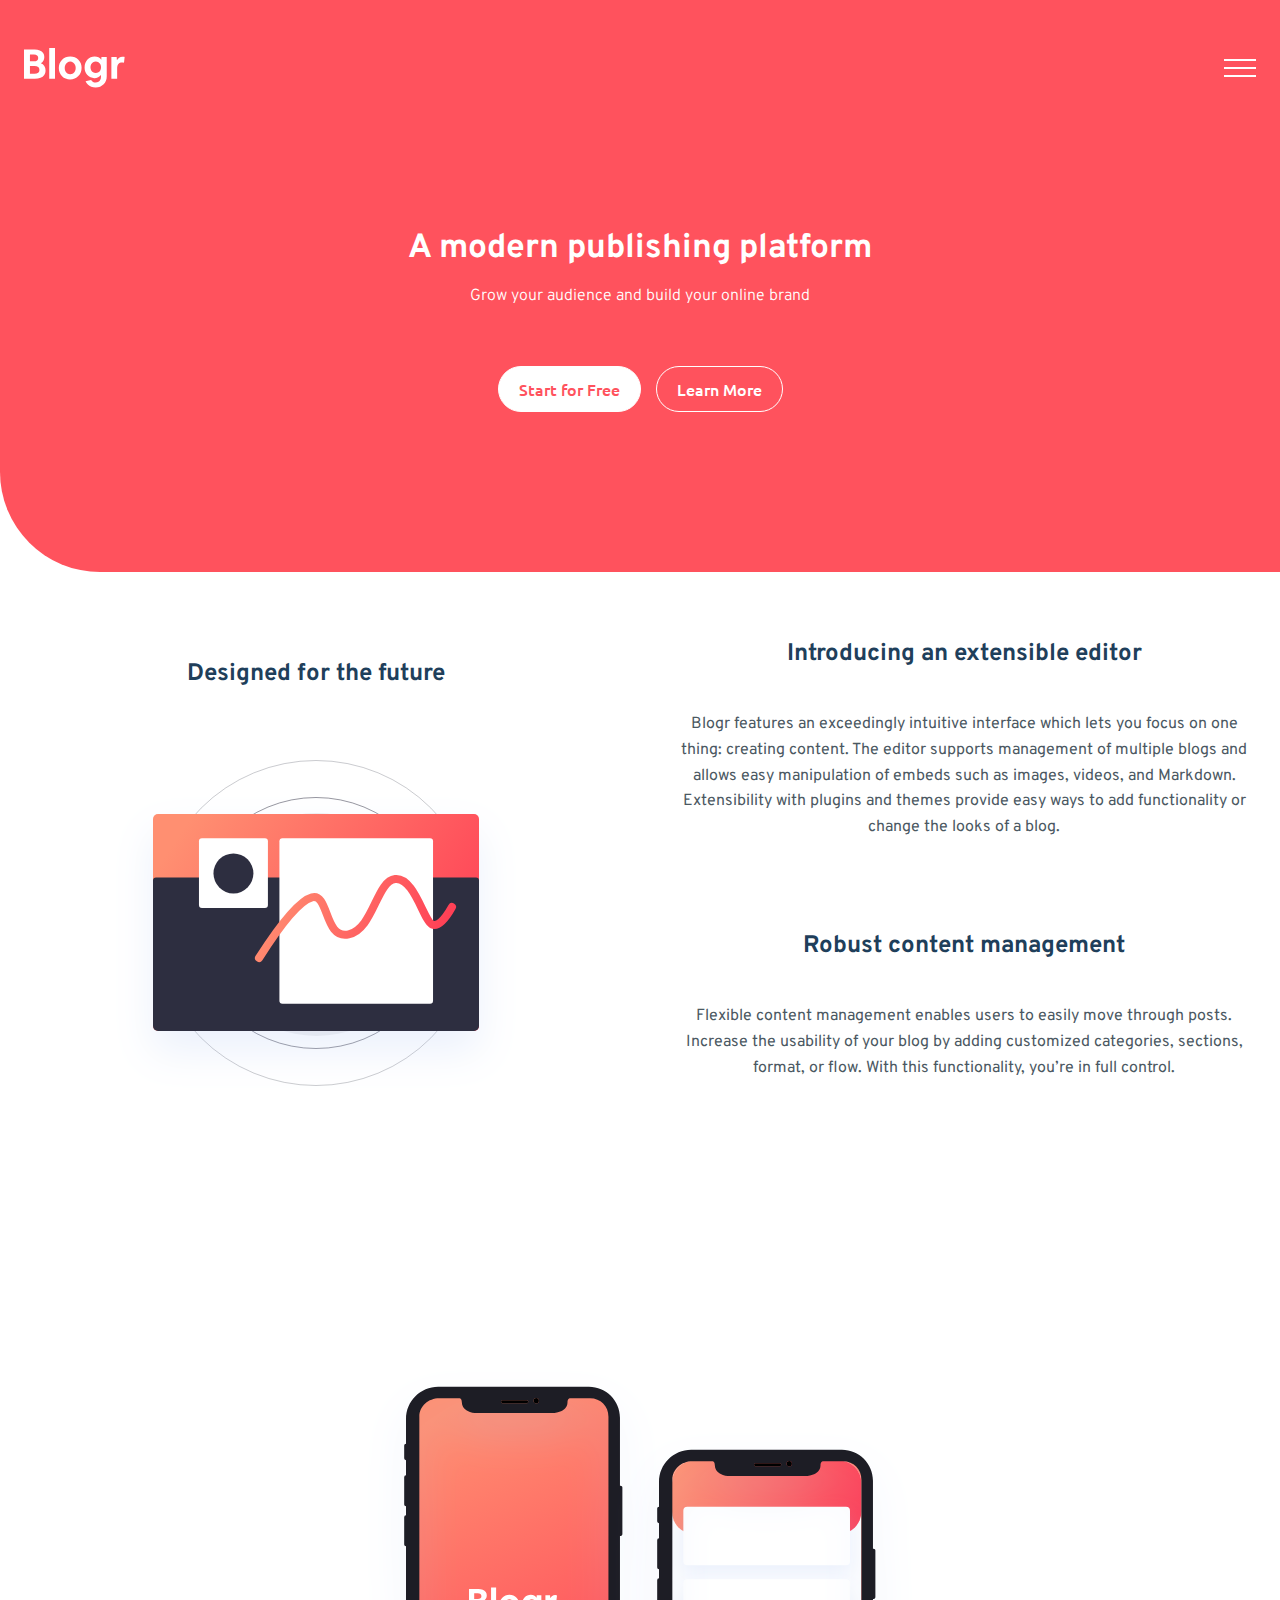
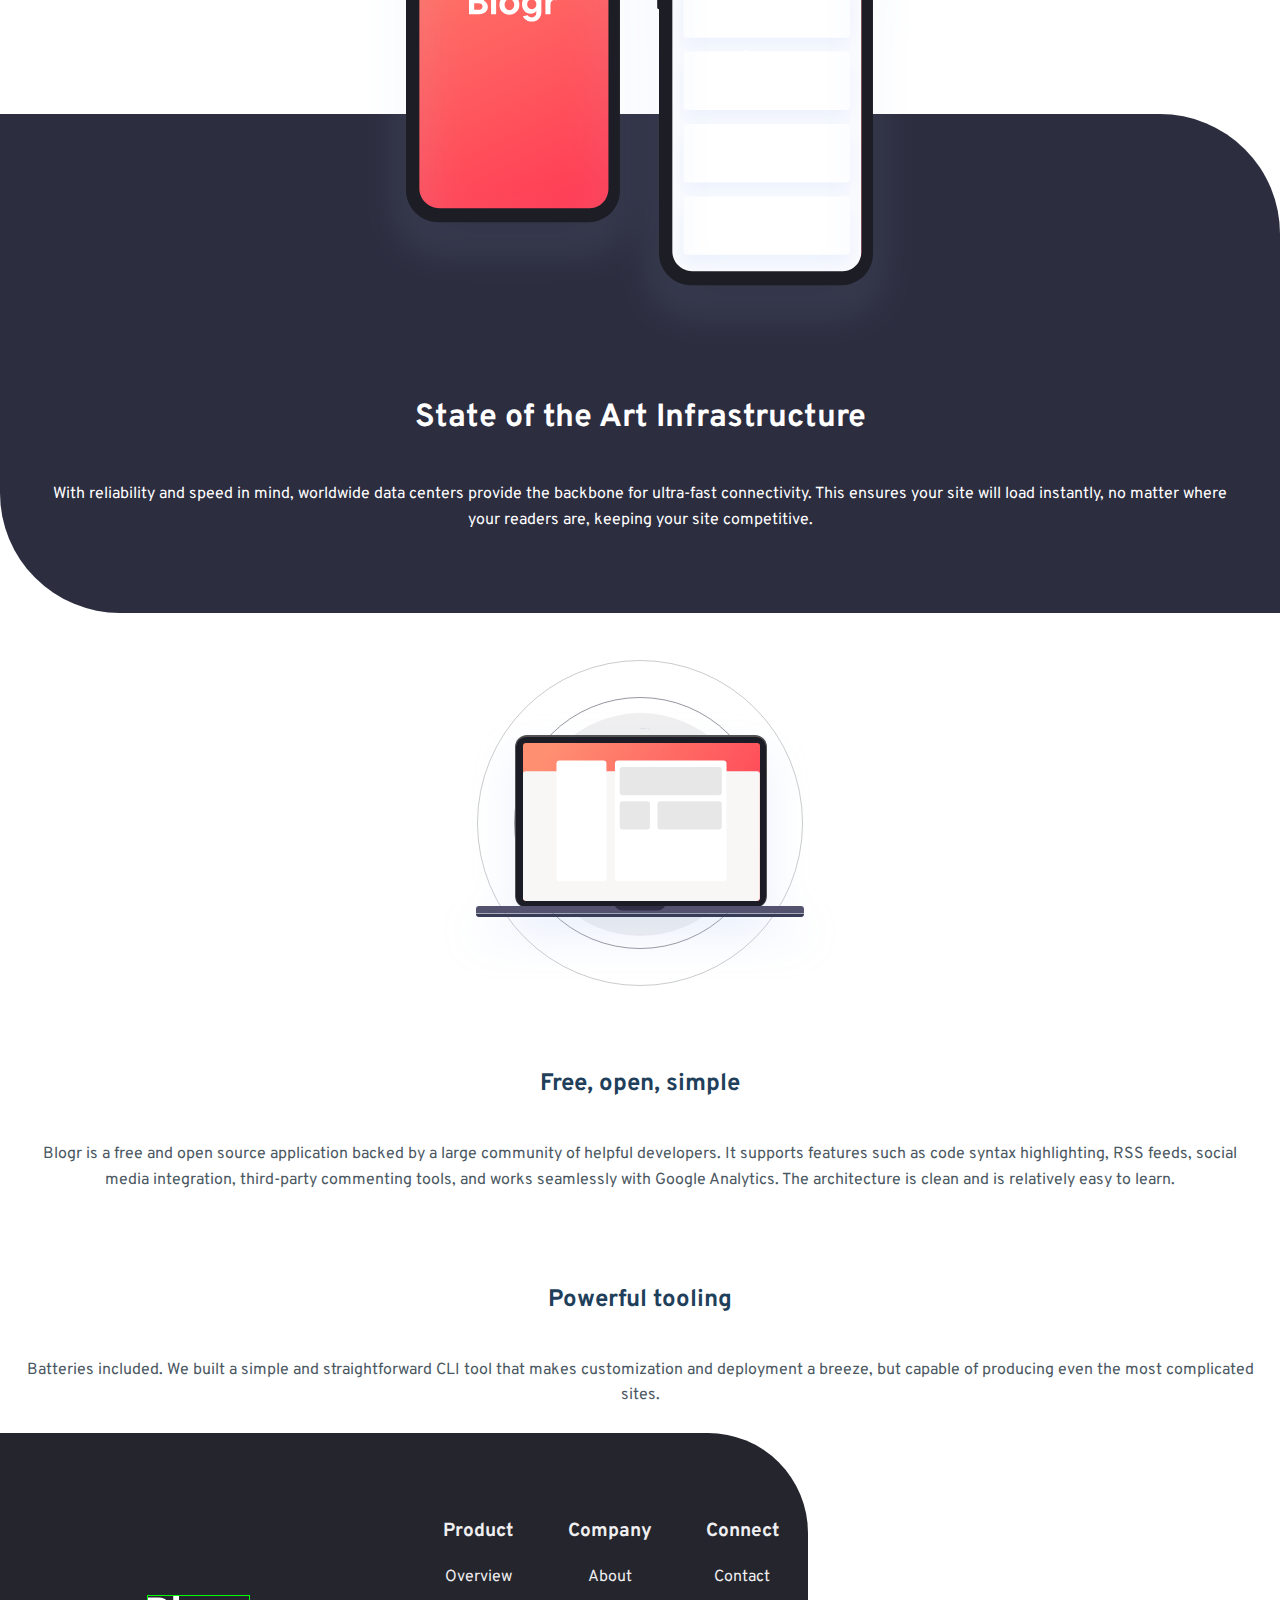
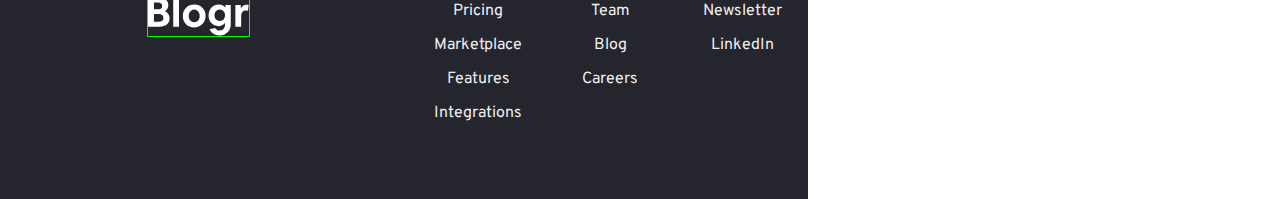
<file: blogr-landing-page-main/index.html>
<!DOCTYPE html>
<html lang="en">
<head>
  <meta charset="UTF-8">
  <meta name="viewport" content="width=device-width, initial-scale=1.0"> <!-- displays site properly based on user's device -->

  <link rel="icon" type="image/png" sizes="32x32" href="./images/favicon-32x32.png">
  <link rel="preconnect" href="https://fonts.googleapis.com">
<link rel="preconnect" href="https://fonts.gstatic.com" crossorigin>
<link href="https://fonts.googleapis.com/css2?family=Overpass:wght@300&family=Ubuntu:wght@400;500;700&display=swap" rel="stylesheet">
  <title>Frontend Mentor | [Blogr]</title>
  <link rel="stylesheet" href="index.css">
  <!-- Feel free to remove these styles or customise in your own stylesheet 👍 -->
  <style>
    .attribution { font-size: 11px; text-align: center; }
    .attribution a { color: hsl(228, 45%, 44%); }
  </style>
</head>
<body>
 
 
  <nav class="flex">
      <svg class="logo" width="101" height="40" xmlns="http://www.w3.org/2000/svg"><path d="M0 30.803V1.486h10.653c1.982 0 3.695.31 5.14.93 1.446.619 2.56 1.5 3.345 2.642.785 1.142 1.177 2.484 1.177 4.026 0 1.404-.303 2.636-.909 3.695a6.48 6.48 0 01-2.56 2.498c1.487.578 2.643 1.494 3.469 2.746.826 1.253 1.239 2.732 1.239 4.439 0 1.707-.44 3.18-1.322 4.418-.88 1.239-2.12 2.202-3.716 2.89-1.596.688-3.482 1.033-5.657 1.033H0zM5.946 6.565v6.73h4.046c1.35 0 2.388-.282 3.118-.846.73-.564 1.094-1.397 1.094-2.498 0-1.101-.365-1.94-1.094-2.519-.73-.578-1.769-.867-3.118-.867H5.946zm0 19.159h4.624c1.542 0 2.732-.33 3.572-.991.84-.66 1.26-1.61 1.26-2.85 0-1.238-.42-2.188-1.26-2.848-.84-.66-2.03-.991-3.572-.991H5.946v7.68zm19.282 5.079V0h5.781v30.803h-5.78zm20.893.619c-1.624 0-3.124-.29-4.5-.867a10.94 10.94 0 01-3.593-2.416 10.96 10.96 0 01-2.374-3.654c-.564-1.404-.846-2.931-.846-4.583 0-1.652.289-3.173.867-4.563a11.354 11.354 0 012.415-3.654 10.96 10.96 0 013.634-2.436c1.39-.578 2.91-.867 4.562-.867 1.625 0 3.125.289 4.501.867a10.94 10.94 0 013.592 2.416 11.01 11.01 0 012.375 3.633c.564 1.39.846 2.911.846 4.563 0 1.651-.289 3.179-.867 4.583a11.297 11.297 0 01-2.416 3.675 10.96 10.96 0 01-3.633 2.436c-1.39.578-2.911.867-4.563.867zm.083-5.203c1.046 0 1.982-.275 2.808-.825.825-.551 1.48-1.301 1.96-2.25.483-.95.723-2.03.723-3.242 0-1.211-.24-2.292-.722-3.241-.482-.95-1.136-1.7-1.961-2.25-.826-.551-1.762-.826-2.808-.826-1.046 0-1.982.275-2.808.825-.826.55-1.48 1.301-1.961 2.25-.482.95-.723 2.03-.723 3.242 0 1.211.241 2.292.723 3.241.482.95 1.135 1.7 1.961 2.25.826.551 1.762.826 2.808.826zm24.155 3.964a9.13 9.13 0 01-3.86-.826 9.492 9.492 0 01-3.118-2.291c-.881-.977-1.57-2.12-2.065-3.427-.495-1.308-.743-2.719-.743-4.233 0-1.569.255-3.02.764-4.356a10.614 10.614 0 012.147-3.489 10.174 10.174 0 013.22-2.333c1.225-.564 2.554-.846 3.985-.846 1.404 0 2.67.282 3.799.846a7.402 7.402 0 012.807 2.457l.124-2.684h5.327v19.2c0 1.68-.269 3.207-.805 4.584-.537 1.376-1.301 2.56-2.292 3.55a10.231 10.231 0 01-3.53 2.292c-1.363.537-2.87.805-4.522.805-1.624 0-3.083-.254-4.376-.764a10.468 10.468 0 01-3.386-2.126 10.035 10.035 0 01-2.271-3.18L67.097 32a5.452 5.452 0 001.92 1.879c.784.454 1.672.681 2.663.681 1.074 0 2.003-.24 2.787-.723.785-.481 1.397-1.156 1.838-2.023.44-.867.66-1.879.66-3.035v-1.775a7.793 7.793 0 01-2.828 2.333c-1.143.564-2.402.846-3.778.846zm1.404-5.12c1.018 0 1.92-.254 2.704-.764a5.556 5.556 0 001.879-2.064c.468-.867.702-1.851.702-2.952 0-1.102-.234-2.086-.702-2.953a5.556 5.556 0 00-1.879-2.064c-.784-.51-1.686-.764-2.704-.764-1.019 0-1.92.255-2.705.764a5.556 5.556 0 00-1.879 2.064c-.468.867-.702 1.851-.702 2.953 0 1.1.234 2.085.702 2.952a5.556 5.556 0 001.88 2.064c.784.51 1.685.764 2.704.764zm15.607 5.74V9h5.327l.206 3.304c.55-1.157 1.294-2.044 2.23-2.664.936-.62 2.037-.929 3.303-.929.386 0 .77.035 1.156.103.386.07.73.159 1.033.269l-.62 5.698a4.361 4.361 0 00-.929-.227 7.495 7.495 0 00-.97-.062c-1.597 0-2.822.489-3.675 1.466-.853.977-1.28 2.36-1.28 4.15v10.694h-5.78z" fill="#FFF" fill-rule="nonzero"/></svg>
      <svg class="hamburger" width="32" height="18" xmlns="http://www.w3.org/2000/svg"><g fill="#FFF" fill-rule="evenodd"><path d="M0 0h32v2H0zM0 8h32v2H0zM0 16h32v2H0z"/></g></svg>
    <!-- <svg class="close" width="26" height="26" xmlns="http://www.w3.org/2000/svg"><path d="M23.607.98l1.414 1.413L14.414 13l10.607 10.607-1.414 1.414L13 14.414 2.393 25.021.98 23.607 11.586 13 .98 2.393 2.393.98 13 11.586 23.607.98z" fill="#FFF" fill-rule="evenodd"/></svg> -->
    <div class="listContainer">
      <div class="nav-container">
        <div>
            <header>Product<span><img src="images/icon-arrow-dark.svg" alt=""></span></header>
            <div class="nav-item">
              <a href="#">Overview</a>
              <a href="#">Pricing</a>
              <a href="#">Marketplace</a>
              <a href="#">Features</a>
              <a href="#">Integrations</a>
            </div>
          </div>
          <div>
            <header>Company<span><img src="images/icon-arrow-dark.svg" alt=""></span></header>
            <div class="nav-item">
              <a href="#">About</a>
              <a href="#">Team</a>
            
              <a href="#">Blog</a>
              <a href="#">Careers</a>
            </div>
           
          </div>
          <div>
            <header>Connect<span>
            <img src="images/icon-arrow-dark.svg" alt=""></span></header>
            <div class="nav-item">
              <a href="#">Contact</a>
              <a href="#">Newsletter</a>
              <a href="#">LinkedIn</a>
            </div>
           
           </div>
        <hr>
        <button>Login</button>
        <button class="nav-btn">Sign Up</button>
    </div>
  
  </nav>
 <section class="sectionOne">
  <hgroup>
      <h2>     
        A modern publishing platform
      </h2>
      <h4>
        Grow your audience and build your online brand
      </h4>
      <div class="buttons">
        <button class="btn-1">Start for Free</button>
        <button class="btn-2">Learn More</button>
      </div>
    </hgroup>
   
 </section>
 <section class="sectionTwo grid">

  <div class="imgContainer">
    <header >Designed for the future</header>
    <img class="mobile" src="images/illustration-editor-mobile.svg" alt="">
    <svg class="desktop" width="925" height="882" xmlns="http://www.w3.org/2000/svg" xmlns:xlink="http://www.w3.org/1999/xlink"><defs><linearGradient x1="0%" y1="27.881%" x2="100%" y2="72.119%" id="c"><stop stop-color="#FF8F71" offset="0%"/><stop stop-color="#FF3E55" offset="100%"/></linearGradient><linearGradient x1="0%" y1="41.725%" x2="100%" y2="58.275%" id="e"><stop stop-color="#FF8F71" offset="0%"/><stop stop-color="#FF3E55" offset="100%"/></linearGradient><filter x="-10.9%" y="-11.7%" width="121.8%" height="132.8%" filterUnits="objectBoundingBox" id="b"><feOffset dy="20" in="SourceAlpha" result="shadowOffsetOuter1"/><feGaussianBlur stdDeviation="20" in="shadowOffsetOuter1" result="shadowBlurOuter1"/><feColorMatrix values="0 0 0 0 0.421821759 0 0 0 0 0.554338424 0 0 0 0 0.893710371 0 0 0 0.243444056 0" in="shadowBlurOuter1"/></filter><rect id="a" x="0" y="0" width="642" height="427" rx="15"/></defs><g transform="translate(40)" fill="none" fill-rule="evenodd"><rect fill="#2D2E40" opacity=".08" transform="matrix(1 0 0 -1 0 890)" x="145" y="144" width="600" height="602" rx="300"/><rect stroke="#2D2E40" opacity=".5" transform="matrix(1 0 0 -1 0 882)" x="105.5" y="100.5" width="679" height="681" rx="339.5"/><rect stroke="#2D2E40" opacity=".25" transform="matrix(1 0 0 -1 0 882)" x="5.5" y=".5" width="879" height="881" rx="439.5"/><g transform="translate(0 242)"><mask id="d" fill="#fff"><use xlink:href="#a"/></mask><g fill-rule="nonzero"><use fill="#000" filter="url(#b)" xlink:href="#a"/><use fill="url(#c)" xlink:href="#a"/></g><path d="M3 125h636a3 3 0 013 3v296a3 3 0 01-3 3H3a3 3 0 01-3-3V128a3 3 0 013-3z" fill="#2D2E40" fill-rule="nonzero" mask="url(#d)"/><rect fill="#FFF" fill-rule="nonzero" mask="url(#d)" x="90.523" y="47.709" width="135.785" height="137.165" rx="3"/><ellipse fill="#2D2E40" mask="url(#d)" cx="158.416" cy="116.888" rx="39.306" ry="39.36"/><rect fill="#FFF" fill-rule="nonzero" mask="url(#d)" x="248.939" y="47.709" width="302.538" height="325.617" rx="3"/></g><path d="M209 284c47.125-73.367 81.977-113.013 104.557-118.938 33.87-8.886 23.765 83.14 72.535 72.473 48.77-10.666 54.716-103.974 91.603-108.37 36.887-4.397 56.402 80.946 72.515 88.81 10.742 5.241 24.005-6.094 39.79-34.007" stroke="url(#e)" stroke-width="8" stroke-linecap="round" transform="translate(0 242)"/></g></svg>
  </div>
  <div>
    <article>
      <header>Introducing an extensible editor</header>
    <p>
      Blogr features an exceedingly intuitive interface which lets you focus on one thing: creating content. 
      The editor supports management of multiple blogs and allows easy manipulation of embeds such as images, 
      videos, and Markdown. Extensibility with plugins and themes provide easy ways to add functionality or 
      change the looks of a blog.
    </p>
   </article>
   <article>
    <header>Robust content management</header>
    <p>
      Flexible content management enables users to easily move through posts. Increase the usability of your blog 
      by adding customized categories, sections, format, or flow. With this functionality, you’re in full control.
    </p>
  </article>
  </div>
  
</section>
<div>
<div class="imgContainer mobile">
  <img src="images/illustration-phones.svg" alt="">
  
  <!-- <svg class="bg-pattern" viewBox="0 0 1014 509"  width="1014" height="1018" xmlns="http://www.w3.org/2000/svg">
    <g transform="matrix(1 0 0 -1 0 1018)" fill="none" fill-rule="evenodd">
    <rect fill="#3E4062" x="213" y="214" width="588" height="590" rx="294"/>
    <rect stroke="#878D92" opacity=".5" x=".5" y=".5" width="1013" height="1017" rx="506.5"/><rect stroke="#878D92" x="170.5" y="171.5" width="673" height="675" rx="336.5"/></g></svg> -->
 </div>
 <section class="sectionThree">
  <!-- <img src="images/bg-pattern-intro-mobile.svg" alt=""> -->
  <article>
    <header>State of the Art Infrastructure</header>
    <p>
      With reliability and speed in mind, worldwide data centers provide the backbone for ultra-fast connectivity. 
      This ensures your site will load instantly, no matter where your readers are, keeping your site competitive.
    </p>
  </article>
</section>
</div>

 <section class="sectionFour">
  <div class="imgContainer">
    <img class="mobile" src="images/illustration-laptop-mobile.svg" alt="">
    <svg class="desktop" width="974" height="786" xmlns="http://www.w3.org/2000/svg" xmlns:xlink="http://www.w3.org/1999/xlink"><defs><linearGradient x1="0%" y1="27.97%" x2="100%" y2="72.03%" id="c"><stop stop-color="#FF8F71" offset="0%"/><stop stop-color="#FF3E55" offset="100%"/></linearGradient><filter x="-16.5%" y="-28.5%" width="132.9%" height="157.1%" filterUnits="objectBoundingBox" id="a"><feOffset dy="20" in="SourceAlpha" result="shadowOffsetOuter1"/><feGaussianBlur stdDeviation="20" in="shadowOffsetOuter1" result="shadowBlurOuter1"/><feColorMatrix values="0 0 0 0 0.421821759 0 0 0 0 0.554338424 0 0 0 0 0.893710371 0 0 0 0.243444056 0" in="shadowBlurOuter1" result="shadowMatrixOuter1"/><feMerge><feMergeNode in="shadowMatrixOuter1"/><feMergeNode in="SourceGraphic"/></feMerge></filter><rect id="b" x="0" y="0" width="506" height="335.872" rx="3"/><path d="M3 0h692.9a3 3 0 013 3v14.105H0V3a3 3 0 013-3z" id="e"/></defs><g fill="none" fill-rule="evenodd"><rect stroke="#2D2E40" opacity=".5" transform="matrix(1 0 0 -1 0 786)" x="59.5" y="59.5" width="665" height="667" rx="332.5"/><rect stroke="#2D2E40" opacity=".25" transform="matrix(1 0 0 -1 0 786)" x=".5" y=".5" width="783" height="785" rx="391.5"/><rect fill="#2D2E40" opacity=".08" transform="matrix(1 0 0 -1 0 786)" x="117" y="117" width="550" height="552" rx="275"/><g transform="translate(190 192)" filter="url(#a)"><rect fill="#535353" fill-rule="nonzero" x="82" y="16" width="538" height="368" rx="12"/><rect fill="#1D1D25" fill-rule="nonzero" x="85" y="19" width="532" height="362" rx="10"/><g transform="translate(99 32)"><mask id="d" fill="#fff"><use xlink:href="#b"/></mask><use fill="url(#c)" fill-rule="nonzero" xlink:href="#b"/><rect fill="#F9F6F6" fill-rule="nonzero" mask="url(#d)" x="-.325" y="60.293" width="506" height="275.838" rx="3"/><g mask="url(#d)" fill-rule="nonzero"><g transform="translate(71.475 37.46)"><rect fill="#FFF" width="106.646" height="256.541" rx="3"/><rect fill="#FFF" x="124.798" width="238.251" height="256.541" rx="3"/><rect fill="#E7E7E7" x="135.009" y="13.622" width="217.83" height="60.162" rx="3"/><rect fill="#E7E7E7" x="135.009" y="86.27" width="64.668" height="60.162" rx="3"/><rect fill="#E7E7E7" x="215.561" y="86.27" width="137.278" height="60.162" rx="3"/></g></g></g><g transform="translate(349)" fill="#4A5166" fill-rule="nonzero" opacity=".098"><rect width="13.6" height="3" rx="1.5"/><rect x="16.8" width="3.2" height="3" rx="1.5"/></g><g transform="translate(0 380)"><mask id="f" fill="#fff"><use xlink:href="#e"/></mask><use fill="#52526F" fill-rule="nonzero" xlink:href="#e"/><rect fill="#2F2F47" fill-rule="nonzero" mask="url(#f)" x="292.371" y="-41.908" width="114.156" height="52.171" rx="10"/></g><path d="M0 397h699a6 6 0 01-6 6H6a6 6 0 01-6-6z" fill="#393A56" fill-rule="nonzero"/></g></g></svg>
  </div>
  <article>
    <header>Free, open, simple</header>
    <p>
      Blogr is a free and open source application backed by a large community of helpful developers. It supports 
      features such as code syntax highlighting, RSS feeds, social media integration, third-party commenting tools, 
      and works seamlessly with Google Analytics. The architecture is clean and is relatively easy to learn.
    </p>
  </article>
  <article>
    <header>
      Powerful tooling
    </header>
    <p>
      Batteries included. We built a simple and straightforward CLI tool that makes customization and deployment a breeze, but
      capable of producing even the most complicated sites.
    </p>
  </article>
 </section>

 <footer class="grid">
  <img src="images/logo.svg" alt="" style="border:1px solid lime">
  <div class="ft-item">
    <div>
        <header>Product</header>
        <a href="#">Overview</a>
        <a href="#">Pricing</a>
        <a href="#">Marketplace</a>
        <a href="#">Features</a>
        <a href="#">Integrations</a>
      </div>
      <div>
        <header>Company</header>
        <a href="#">About</a>
        <a href="#">Team</a>
        <!-- <a href="#">Team</a> -->
        <a href="#">Blog</a>
        <a href="#">Careers</a>
      </div>
      <div>
        <header>Connect</header>
        <a href="#">Contact</a>
        <a href="#">Newsletter</a>
        <a href="#">LinkedIn</a>
       </div>
  </div>
</footer>
 


  

  

  
 

 

 
 
  
  
 
  

  


 


  <!-- Product

  Overview
  Pricing
  Marketplace
  Features
  Integrations

  Company

  About
  Team
  Blog
  Careers

  Connect
  
  Contact
  Newsletter
  LinkedIn

  <div class="attribution">
    Challenge by <a href="https://www.frontendmentor.io?ref=challenge" target="_blank">Frontend Mentor</a>. 
    Coded by <a href="#">Your Name Here</a>.
  </div> -->
</body>
</html>
</file>
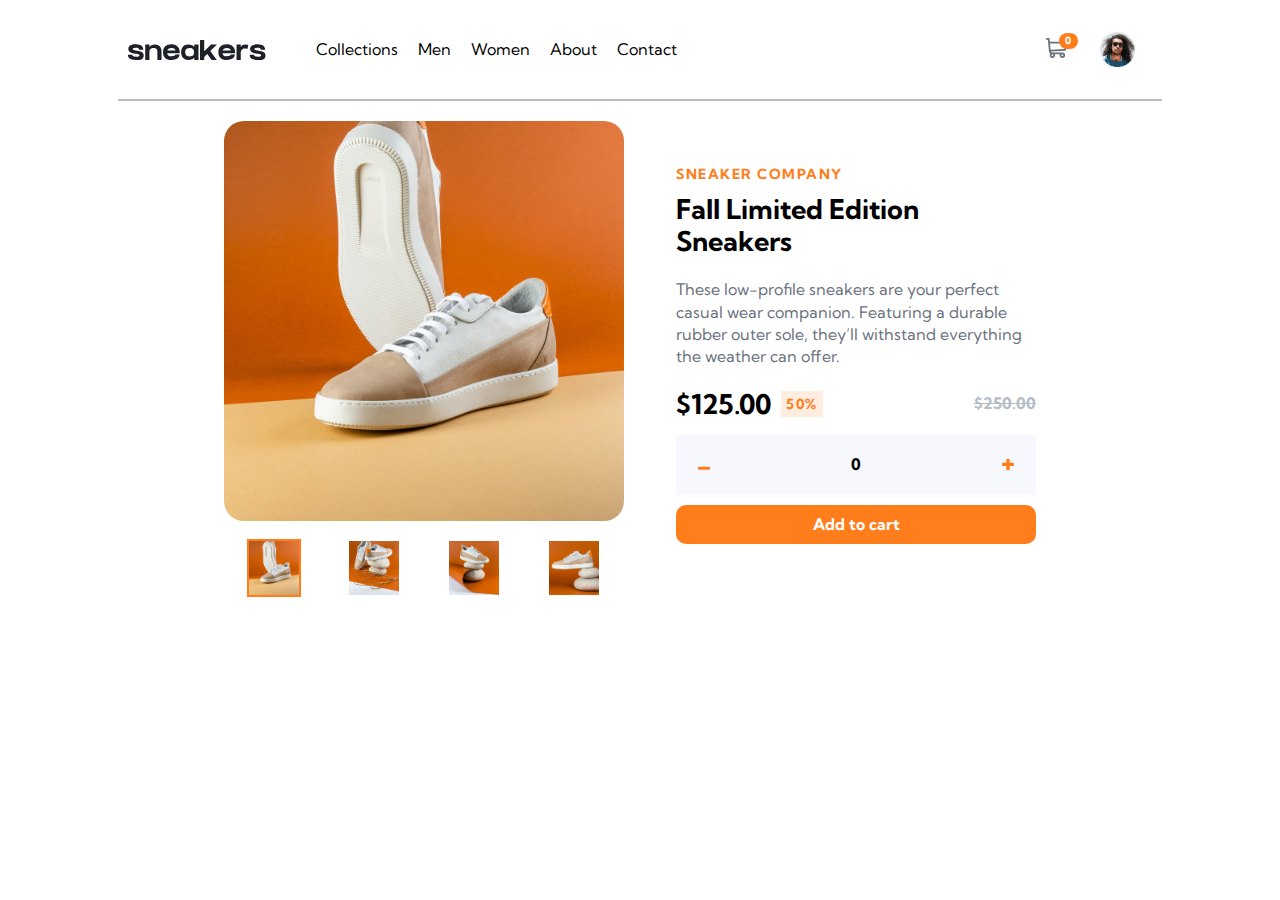
<file: ecommerce-product-page-main/index.html>
<!DOCTYPE html>
<html lang="en">
<head>
  <meta charset="UTF-8">
  <meta name="viewport" content="width=device-width, initial-scale=1.0"> <!-- displays site properly based on user's device -->

  <link rel="icon" type="image/png" sizes="32x32" href="./images/favicon-32x32.png">
  <link rel="stylesheet" href="index.css">
  <link rel="preconnect" href="https://fonts.googleapis.com">
<link rel="preconnect" href="https://fonts.gstatic.com" crossorigin>
<link href="https://fonts.googleapis.com/css2?family=Kumbh+Sans:wght@400;700&display=swap" rel="stylesheet">
<script src="https://ajax.googleapis.com/ajax/libs/jquery/3.6.0/jquery.min.js"></script>
<script src="https://cdnjs.cloudflare.com/ajax/libs/jquery/3.6.0/jquery.min.js"></script>
  <title>Frontend Mentor | E-commerce product page</title>

  <!-- Feel free to remove these styles or customise in your own stylesheet 👍 -->
  <style>
    .attribution { font-size: 11px; text-align: center; }
    .attribution a { color: hsl(228, 45%, 44%); }
  </style>
</head>
<body>
  <div class="overlay"></div>
  <!-- <div class="cartItem">
    <head>Cart</head>
    <hr>
    <div class="item">
      Your Cart is Empty
    </div> -->
  </div>
  <nav>
    <svg class="hamburger" width="16" height="15" xmlns="http://www.w3.org/2000/svg"><path d="M16 12v3H0v-3h16Zm0-6v3H0V6h16Zm0-6v3H0V0h16Z" fill="#69707D" fill-rule="evenodd"/></svg>
    <svg class="logo" width="138" height="20" xmlns="http://www.w3.org/2000/svg"><path d="M8.217 20c4.761 0 7.519-.753 7.519-4.606 0-3.4-3.38-4.172-6.66-4.682l-.56-.085-.279-.041-.35-.053c-2.7-.405-3.18-.788-3.18-1.471 0-.478.49-1.331 2.843-1.331 2.455 0 3.493.647 3.493 1.87v.134h4.281v-.133c0-2.389-1.35-5.238-7.774-5.238-5.952 0-7.201 2.584-7.201 4.752 0 3.097 2.763 4.086 7.223 4.675.21.028.433.054.659.081 1.669.197 3.172.42 3.172 1.585 0 1.01-1.615 1.222-3.298 1.222-2.797 0-3.784-.593-3.784-1.92v-.134H.002L0 14.926v.317c.008.79.118 1.913 1.057 2.862C2.303 19.362 4.712 20 8.217 20Zm13.21 0v-7.49c0-2.104.547-4.423 4.176-4.423 3.915 0 3.778 2.777 3.768 4.042V20h4.18v-7.768c0-2.264-.176-7.766-6.732-7.766-2.778 0-4.192.911-5.195 2.28h-.197V4.467H17.22V20h4.207Zm21.959 0c5.094 0 7.787-2.07 8.217-5.405H47.53c-.386 1.02-1.63 1.72-4.143 1.72-2.721 0-3.962-1.03-4.25-3.106h12.527c.24-2.13-.029-5.417-3.026-7.44v.005c-1.312-.915-3.056-1.465-5.251-1.465-5.24 0-8.336 2.772-8.336 7.845 0 5.17 3.02 7.846 8.336 7.846Zm4.099-9.574h-8.188c.486-1.574 1.764-2.431 4.089-2.431 2.994 0 3.755 1.267 4.099 2.431ZM70.499 20V4.457H66.29V6.74h-.176c-1.053-1.377-2.809-2.283-5.677-2.283-6.433 0-7.225 5.293-7.253 7.635v.137c0 2.092.732 7.771 7.241 7.771 2.914 0 4.684-.818 5.734-2.169h.131V20H70.5Zm-8.854-3.623c-3.996 0-4.447-3.032-4.447-4.148 0-1.21.426-4.148 4.455-4.148 3.631 0 4.374 2.044 4.374 4.148 0 2.35-.742 4.148-4.382 4.148ZM88.826 20l-6.529-9.045 6.588-6.488h-5.827l-6.836 6.756V0h-4.187v19.954h4.187V16.94l3.02-2.976L83.6 20h5.226Zm9.9 0c5.094 0 7.786-2.07 8.217-5.405h-4.074c-.387 1.02-1.63 1.72-4.143 1.72-2.721 0-3.962-1.03-4.25-3.106h12.527c.24-2.13-.029-5.417-3.026-7.44v.005c-1.312-.915-3.057-1.465-5.251-1.465-5.24 0-8.336 2.772-8.336 7.845 0 5.17 3.02 7.846 8.336 7.846Zm4.098-9.574h-8.187c.485-1.574 1.763-2.431 4.089-2.431 2.994 0 3.755 1.267 4.098 2.431ZM112.76 20v-6.97c0-2.103.931-4.542 4.05-4.542 1.33 0 2.393.236 2.785.346l.67-3.976c-.728-.16-1.626-.392-2.757-.392-2.665 0-3.622.794-4.486 2.282h-.262V4.466h-4.21V20h4.21Zm17.221 0c4.761 0 7.519-.753 7.519-4.606 0-3.4-3.38-4.172-6.66-4.682l-.56-.085-.279-.041-.349-.053c-2.701-.405-3.181-.788-3.181-1.471 0-.478.49-1.331 2.843-1.331 2.455 0 3.493.647 3.493 1.87v.134h4.282v-.133c0-2.389-1.35-5.238-7.775-5.238-5.952 0-7.201 2.584-7.201 4.752 0 3.097 2.763 4.086 7.224 4.675.21.028.432.054.658.081 1.669.197 3.172.42 3.172 1.585 0 1.01-1.615 1.222-3.298 1.222-2.796 0-3.784-.593-3.784-1.92v-.134h-4.319l-.001.301v.317c.008.79.117 1.913 1.056 2.862 1.246 1.257 3.655 1.895 7.16 1.895Z" fill="#1D2026" fill-rule="nonzero"/></svg>
    <ul>
      <li class="close"><svg width="14" height="15" xmlns="http://www.w3.org/2000/svg"><path d="m11.596.782 2.122 2.122L9.12 7.499l4.597 4.597-2.122 2.122L7 9.62l-4.595 4.597-2.122-2.122L4.878 7.5.282 2.904 2.404.782l4.595 4.596L11.596.782Z"  fill-rule="evenodd"/></svg><a href="#"></a></li>
      <li><a href="#">Collections</a></li>
      <li><a href="#">Men</a></li>
      <li><a href="#">Women</a></li>
      <li><a href="#">About</a></li>
      <li><a href="#"> Contact</a></li>
    </ul>
    <div class="cart-container">
      <svg class="cart" width="22" height="20" xmlns="http://www.w3.org/2000/svg"><path d="M20.925 3.641H3.863L3.61.816A.896.896 0 0 0 2.717 0H.897a.896.896 0 1 0 0 1.792h1l1.031 11.483c.073.828.52 1.726 1.291 2.336C2.83 17.385 4.099 20 6.359 20c1.875 0 3.197-1.87 2.554-3.642h4.905c-.642 1.77.677 3.642 2.555 3.642a2.72 2.72 0 0 0 2.717-2.717 2.72 2.72 0 0 0-2.717-2.717H6.365c-.681 0-1.274-.41-1.53-1.009l14.321-.842a.896.896 0 0 0 .817-.677l1.821-7.283a.897.897 0 0 0-.87-1.114ZM6.358 18.208a.926.926 0 0 1 0-1.85.926.926 0 0 1 0 1.85Zm10.015 0a.926.926 0 0 1 0-1.85.926.926 0 0 1 0 1.85Zm2.021-7.243-13.8.81-.57-6.341h15.753l-1.383 5.53Z" fill="#69707D" fill-rule="nonzero"/></svg>
      <span cart-item>0</span>
    </div>
    <img class="avatar" src="images/image-avatar.png" alt="">
  </nav>
  <div class="grid-container">
    <div class="img-container">
      <img class="activeImg" src="images/image-product-1.jpg" alt="">
      <div class="thumbnail-container">
        <div class="thumbnail selected"><img src="images/image-product-1.jpg" alt=""></div>
        <div class="thumbnail"><img src="images/image-product-2.jpg" alt=""></div>
        <div class="thumbnail"><img src="images/image-product-3.jpg" alt=""></div>
        <div class="thumbnail"><img src="images/image-product-4.jpg" alt=""></div>
      </div>
      <svg class="btn next" data-action ="next" width="13" height="18" xmlns="http://www.w3.org/2000/svg"><path d="m2 1 8 8-8 8" stroke="#1D2026" stroke-width="3" fill="none" fill-rule="evenodd"/></svg>
      <svg class="btn previous" data-action ="prev" width="12" height="18" xmlns="http://www.w3.org/2000/svg"><path d="M11 1 3 9l8 8" stroke="#1D2026" stroke-width="3" fill="none" fill-rule="evenodd"/></svg>
    </div>

    
    <div class="context">
      <span> Sneaker Company</span>
      <h1>Fall Limited Edition Sneakers</h1>
      <p>
        These low-profile sneakers are your perfect casual wear companion. Featuring a 
        durable rubber outer sole, they’ll withstand everything the weather can offer.
      </p>
      <div class="price">
        <h1>$125.00<span>50%</span></h1>
        
        <del>$250.00</del>
      </div>

        <div class="counterContainer">
          <button class="counter plus" data-counter ="increment" ><svg  width="12" height="12" xmlns="http://www.w3.org/2000/svg" xmlns:xlink="http://www.w3.org/1999/xlink"><defs><path d="M12 7.023V4.977a.641.641 0 0 0-.643-.643h-3.69V.643A.641.641 0 0 0 7.022 0H4.977a.641.641 0 0 0-.643.643v3.69H.643A.641.641 0 0 0 0 4.978v2.046c0 .356.287.643.643.643h3.69v3.691c0 .356.288.643.644.643h2.046a.641.641 0 0 0 .643-.643v-3.69h3.691A.641.641 0 0 0 12 7.022Z" id="b"/></defs><use fill="#FF7E1B" fill-rule="nonzero" xlink:href="#b"/></svg></button>
          <button class="counter minus" data-counter ="decrement" ><svg  width="12" height="4" xmlns="http://www.w3.org/2000/svg" xmlns:xlink="http://www.w3.org/1999/xlink"><defs><path d="M11.357 3.332A.641.641 0 0 0 12 2.69V.643A.641.641 0 0 0 11.357 0H.643A.641.641 0 0 0 0 .643v2.046c0 .357.287.643.643.643h10.714Z" id="a"/></defs><use fill="#FF7E1B" fill-rule="nonzero" xlink:href="#a"></svg></button>
          <h1 data-count>0</h1>
        </div>
        <button class="addCart"> Add to cart</button>
    </div>
  </div>
  
  
  
  <!-- <div class="attribution">
    Challenge by <a href="https://www.frontendmentor.io?ref=challenge" target="_blank">Frontend Mentor</a>. 
    Coded by <a href="#">Your Name Here</a>.
  </div> -->
  <script src="index.js"></script>
</body>
</html>
</file>
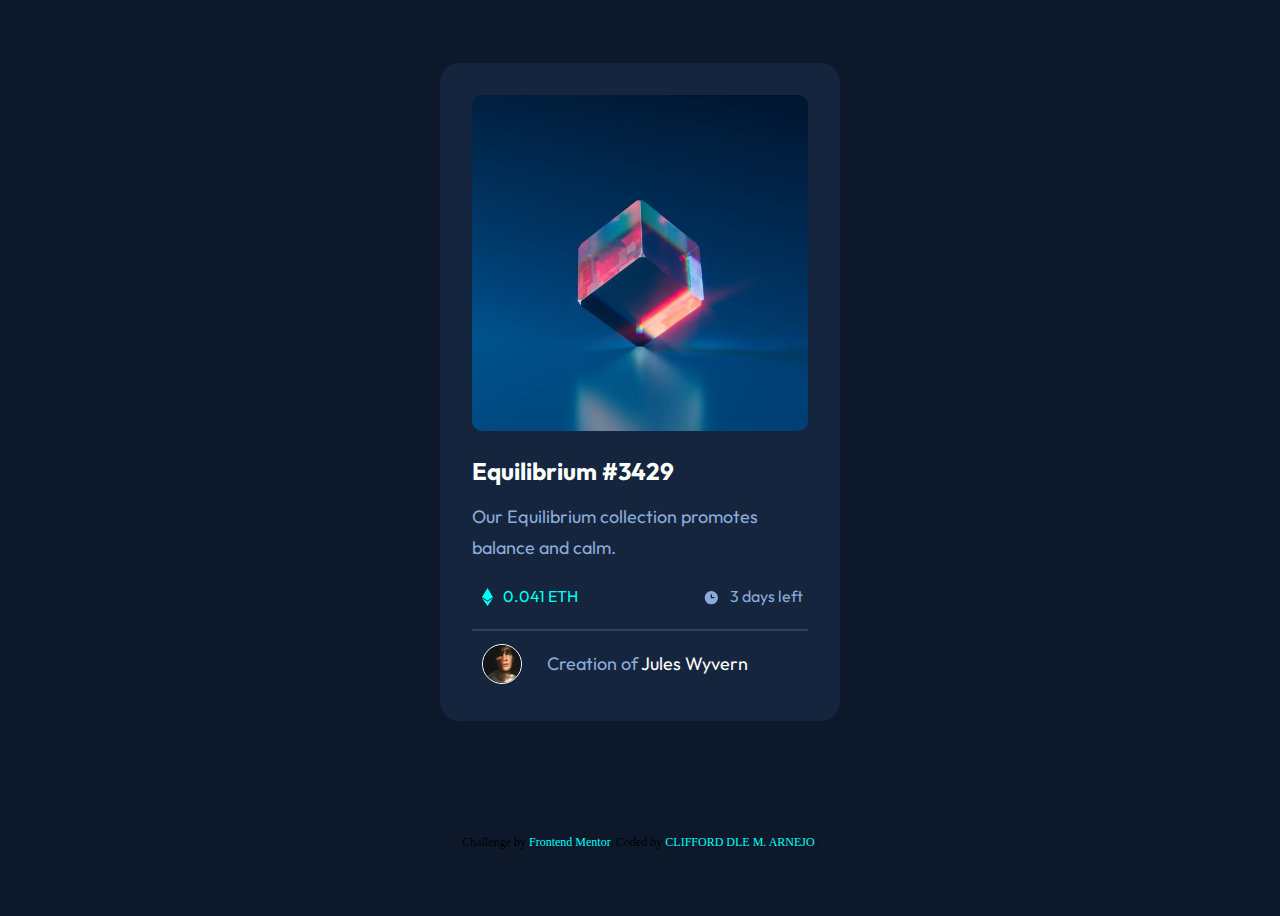
<file: nft-preview-card-component-main/index.html>
<!DOCTYPE html>
<html lang="en">
<head>
  <meta charset="UTF-8">
  <meta name="viewport" content="width=device-width, initial-scale=1.0"> <!-- displays site properly based on user's device -->

  <link rel="icon" type="image/png" sizes="32x32" href="./images/favicon-32x32.png">
  
  <title>Frontend Mentor | NFT preview card component</title>

  <!-- Feel free to remove these styles or customise in your own stylesheet 👍 -->
  <style>
    .attribution { font-size: 12px; text-align: center; }
    .attribution a {text-decoration: none; font-family: inherit;}
  </style>
  <link rel="stylesheet" href="index.css">
  <link rel="preconnect" href="https://fonts.googleapis.com">
<link rel="preconnect" href="https://fonts.gstatic.com" crossorigin>
<link href="https://fonts.googleapis.com/css2?family=Outfit:wght@300;400;600&display=swap" rel="stylesheet">
</head>
<body>


  <div class="card">
    <div class="imgContainer">
      <img class="view" src="images/icon-view.svg" alt="">
      <img class="subject" src="images/image-equilibrium.jpg" alt=""></div>
    <h2>Equilibrium #3429</h2>
    <p class="font-light">Our Equilibrium collection promotes balance and calm.</p>
    <div class="flex price">
      <span class="flex font-lighter  fs-sm">
        <svg class="m-inline-m" width="11" height="18" xmlns="http://www.w3.org/2000/svg"><path d="M11 10.216 5.5 18 0 10.216l5.5 3.263 5.5-3.262ZM5.5 0l5.496 9.169L5.5 12.43 0 9.17 5.5 0Z" fill="#00FFF8"/></svg>
        0.041 ETH</span>
      <span class="flex font-light m-inline-s fs-sm">
        <svg class="m-inline-m" width="17" height="17" xmlns="http://www.w3.org/2000/svg"><path d="M8.305 2.007a6.667 6.667 0 1 0 0 13.334 6.667 6.667 0 0 0 0-13.334Zm2.667 7.334H8.305a.667.667 0 0 1-.667-.667V6.007a.667.667 0 0 1 1.334 0v2h2a.667.667 0 0 1 0 1.334Z" fill="#8BACD9"/></svg>
        3 days left
      </span>
    </div>
    <hr>
    <div class="avatar-container flex">
      <img class="avatar m-inline-m" src="images/image-avatar.png" alt=""><span class="font-light m-inline-l">Creation of <span class="font-white owner">Jules Wyvern</span></span>
    </div>
  </div>
 

 

  
 
  
 

  <div class="attribution">
    Challenge by <a class="font-lighter" href="https://www.frontendmentor.io?ref=challenge" target="_blank">Frontend Mentor</a>. 
    Coded by <a class="font-lighter" href="#">CLIFFORD DLE M. ARNEJO</a>.
  </div>
</body>
</html>
</file>
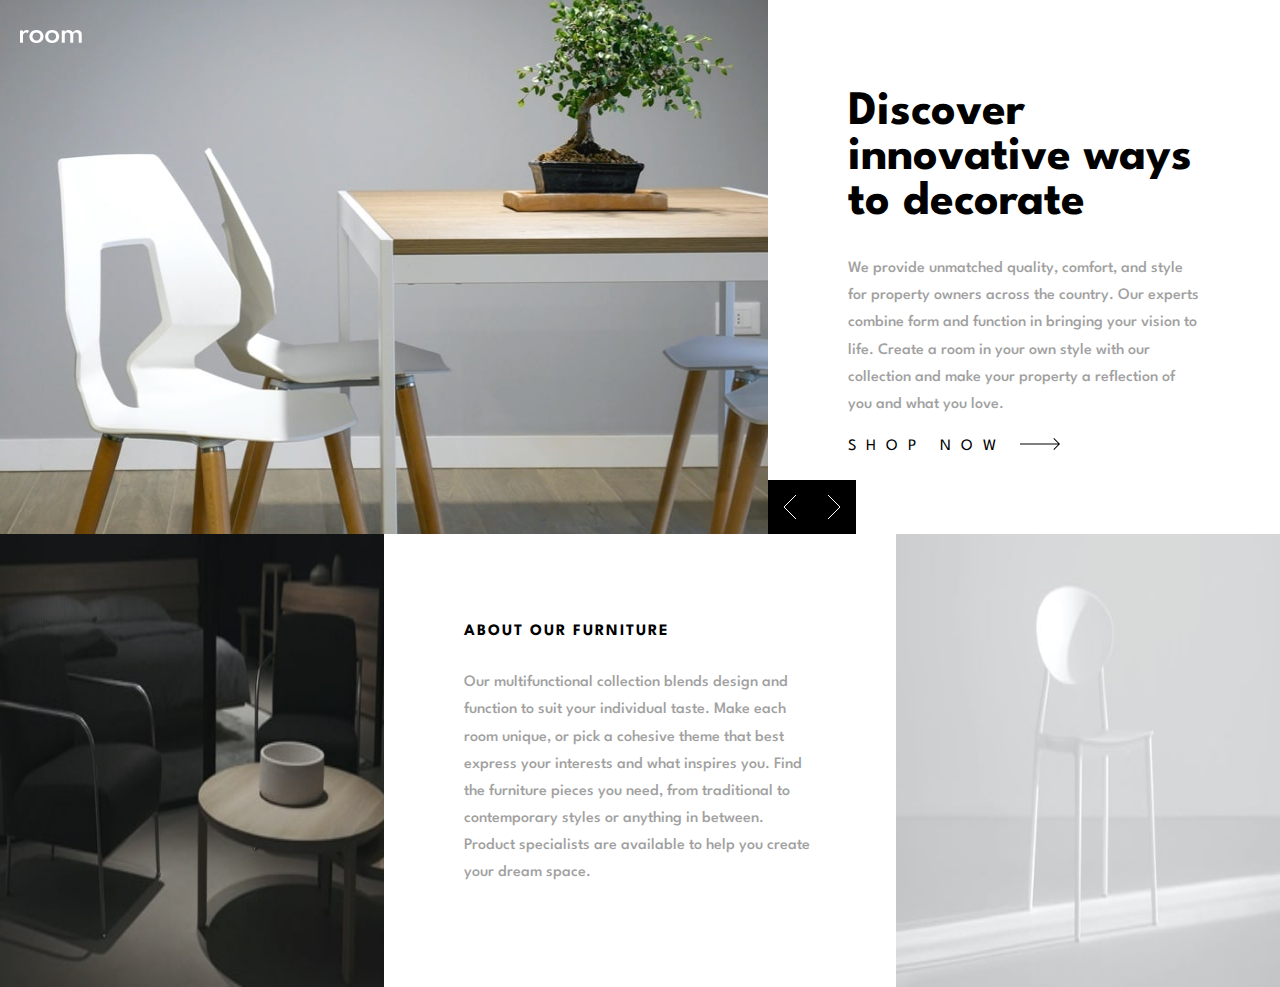
<file: room-homepage-master/index.html>
<!DOCTYPE html>
<html lang="en">
<head>
  <meta charset="UTF-8">
  <meta name="viewport" content="width=device-width, initial-scale=1.0"> <!-- displays site properly based on user's device -->

  <link rel="icon" type="image/png" sizes="32x32" href="./images/favicon-32x32.png">
  <link rel="stylesheet" href="index.css">
  <script src="index.js" defer></script>
  <title>Frontend Mentor | Room homepage</title>

  <!-- Feel free to remove these styles or customise in your own stylesheet 👍 -->
  <link rel="preconnect" href="https://fonts.googleapis.com">
<link rel="preconnect" href="https://fonts.gstatic.com" crossorigin>
<link href="https://fonts.googleapis.com/css2?family=League+Spartan:wght@500;600;700&display=swap" rel="stylesheet">
  <style>
    .attribution { font-size: 11px; text-align: center; }
    .attribution a { color: hsl(228, 45%, 44%); }
  </style>
</head>
<body>
  <div class="overlay"></div>
  <div class="grid-container">
    <div class="img-container" data-carousel >
      <div class="btns">
        <button data-carousel-button= "prev">
          <svg class="button" class="btn next" width="14" height="24" xmlns="http://www.w3.org/2000/svg"><path d="M13 0L1 12l12 12" stroke="#FFF" fill="none" fill-rule="evenodd" /></svg>
        </button>
        <button class="button" data-carousel-button= "prev">
          <svg class="btn prev" width="14" height="24" xmlns="http://www.w3.org/2000/svg"><path d="M1 0l12 12L1 24" stroke="#FFF" fill="none" fill-rule="evenodd" /></svg>
        </button>
      </div>
      <!-- <img src="images/desktop-image-hero-1.jpg" alt=""> -->
      <div class="carousel" >
        <ul data-slides>
          <li class="slide" data-active><img src="images/desktop-image-hero-1.jpg" alt="">
          
          </li>
          <li class="slide" ><img  src="images/desktop-image-hero-2.jpg" alt=""></li>
          <li class="slide" ><img  src="images/desktop-image-hero-3.jpg" alt=""></li>
        </ul>
      </div>
  


    <!-- /div -->
      <nav>
        <svg class="hamburger" width="20" height="14" xmlns="http://www.w3.org/2000/svg"><path d="M20 12v2H0v-2h20zm0-6v2H0V6h20zm0-6v2H0V0h20z" fill="#FFF" fill-rule="evenodd"/></svg>
        <svg class="logo" width="62" height="14" xmlns="http://www.w3.org/2000/svg"><path d="M2.988 12.672v-7.32c0-.48.142-.928.426-1.344a3.36 3.36 0 011.11-1.02c.456-.264.94-.396 1.452-.396.296 0 .618.048.966.144.348.096.654.224.918.384L9.096.588A4.277 4.277 0 007.998.162 5.115 5.115 0 006.744 0c-.776 0-1.488.186-2.136.558-.648.372-1.188.91-1.62 1.614V.384H0v12.288h2.988zm13.472.384c1.328 0 2.526-.276 3.594-.828a6.406 6.406 0 002.532-2.304c.62-.984.93-2.116.93-3.396 0-1.288-.31-2.422-.93-3.402A6.421 6.421 0 0020.054.828C18.986.276 17.788 0 16.46 0c-1.336 0-2.536.276-3.6.828a6.476 6.476 0 00-2.532 2.298c-.624.98-.936 2.114-.936 3.402 0 1.28.312 2.412.936 3.396a6.45 6.45 0 002.538 2.304c1.068.552 2.266.828 3.594.828zm0-2.568c-.744 0-1.416-.17-2.016-.51a3.729 3.729 0 01-1.416-1.404c-.344-.596-.516-1.278-.516-2.046 0-.776.172-1.462.516-2.058a3.686 3.686 0 011.416-1.398c.6-.336 1.272-.504 2.016-.504.752 0 1.426.168 2.022.504a3.698 3.698 0 011.41 1.398c.344.596.516 1.282.516 2.058 0 .768-.172 1.45-.516 2.046a3.741 3.741 0 01-1.41 1.404c-.596.34-1.27.51-2.022.51zm15.704 2.568c1.328 0 2.526-.276 3.594-.828a6.406 6.406 0 002.532-2.304c.62-.984.93-2.116.93-3.396 0-1.288-.31-2.422-.93-3.402A6.421 6.421 0 0035.758.828C34.69.276 33.492 0 32.164 0c-1.336 0-2.536.276-3.6.828a6.476 6.476 0 00-2.532 2.298c-.624.98-.936 2.114-.936 3.402 0 1.28.312 2.412.936 3.396a6.45 6.45 0 002.538 2.304c1.068.552 2.266.828 3.594.828zm0-2.568c-.744 0-1.416-.17-2.016-.51a3.729 3.729 0 01-1.416-1.404c-.344-.596-.516-1.278-.516-2.046 0-.776.172-1.462.516-2.058a3.686 3.686 0 011.416-1.398c.6-.336 1.272-.504 2.016-.504.752 0 1.426.168 2.022.504a3.698 3.698 0 011.41 1.398c.344.596.516 1.282.516 2.058 0 .768-.172 1.45-.516 2.046a3.741 3.741 0 01-1.41 1.404c-.596.34-1.27.51-2.022.51zm12.608 2.184V4.896c0-.44.126-.85.378-1.23s.596-.686 1.032-.918c.436-.232.93-.348 1.482-.348.8 0 1.432.258 1.896.774.464.516.696 1.206.696 2.07v7.428h2.988V4.908c0-.44.124-.852.372-1.236a2.717 2.717 0 011.02-.924c.432-.232.92-.348 1.464-.348.8 0 1.438.266 1.914.798s.714 1.254.714 2.166v7.308h2.988V4.548c0-.952-.198-1.766-.594-2.442a4.051 4.051 0 00-1.62-1.56C58.818.182 58.036 0 57.156 0c-.928 0-1.744.21-2.448.63-.704.42-1.332 1.022-1.884 1.806-.312-.744-.846-1.336-1.602-1.776C50.466.22 49.604 0 48.636 0c-.752 0-1.442.152-2.07.456-.628.304-1.226.772-1.794 1.404V.384h-2.988v12.288h2.988z" fill="#FFF" fill-rule="nonzero"/></svg>
        <ul>
          <li class="close"><svg width="16" height="16" xmlns="http://www.w3.org/2000/svg"><path d="M14.364.222l1.414 1.414L9.414 8l6.364 6.364-1.414 1.414L8 9.414l-6.364 6.364-1.414-1.414L6.586 8 .222 1.636 1.636.222 8 6.586 14.364.222z" fill="#000" fill-rule="evenodd" opacity=".201"/></svg></li>
          <li><a href="#">Home</a></li>
          <li><a href="#">Shop</a></li>
          <li><a href="#">About</a></li>
          <li><a href="#"> Contact</a></li>
        </ul>
      </nav>
      
    </div>
    <div class="container title-context">
      <h2 class="title"> Discover innovative ways to decorate</h2>
      <p>We provide unmatched quality, comfort, and style for property owners across the country. 
        Our experts combine form and function in bringing your vision to life. Create a room in your 
        own style with our collection and make your property a reflection of you and what you love.</p>
      <a href="#">Shop now
        <svg width="40" height="12" xmlns="http://www.w3.org/2000/svg"><path d="M34.05 0l5.481 5.527h.008v.008L40 6l-.461.465v.063l-.062-.001L34.049 12l-.662-.668 4.765-4.805H0v-1h38.206l-4.82-4.86L34.05 0z" fill="#000" fill-rule="nonzero"/></svg>
      </a>
    </div>
    <img class="independent-image img1" src="images/image-about-dark.jpg" alt="">
    <div class="container subtitle-context">
      <h2 class="subtitle"> About our furniture</h2>
      <p>
        Our multifunctional collection blends design and function to suit your individual taste.
        Make each room unique, or pick a cohesive theme that best express your interests and what
        inspires you. Find the furniture pieces you need, from traditional to contemporary styles
        or anything in between. Product specialists are available to help you create your dream space.
      </p>
    </div>
    <img class="independent-image img2" src="images/image-about-light.jpg" alt="">
  </div>
  

  <!-- 

  We are available all across the globe

  With stores all over the world, it's easy for you to find furniture for your home or place of business. 
  Locally, we’re in most major cities throughout the country. Find the branch nearest you using our 
  store locator. Any questions? Don't hesitate to contact us today.

  Shop now

  Manufactured with the best materials

  Our modern furniture store provide a high level of quality. Our company has invested in advanced technology 
  to ensure that every product is made as perfect and as consistent as possible. With three decades of 
  experience in this industry, we understand what customers want for their home and office.

  Shop now -->
    
 

  

  
  <!-- <div class="attribution">
    Challenge by <a href="https://www.frontendmentor.io?ref=challenge" target="_blank">Frontend Mentor</a>. 
    Coded by <a href="#">Your Name Here</a>.
  </div> -->
</body>
</html>
</file>
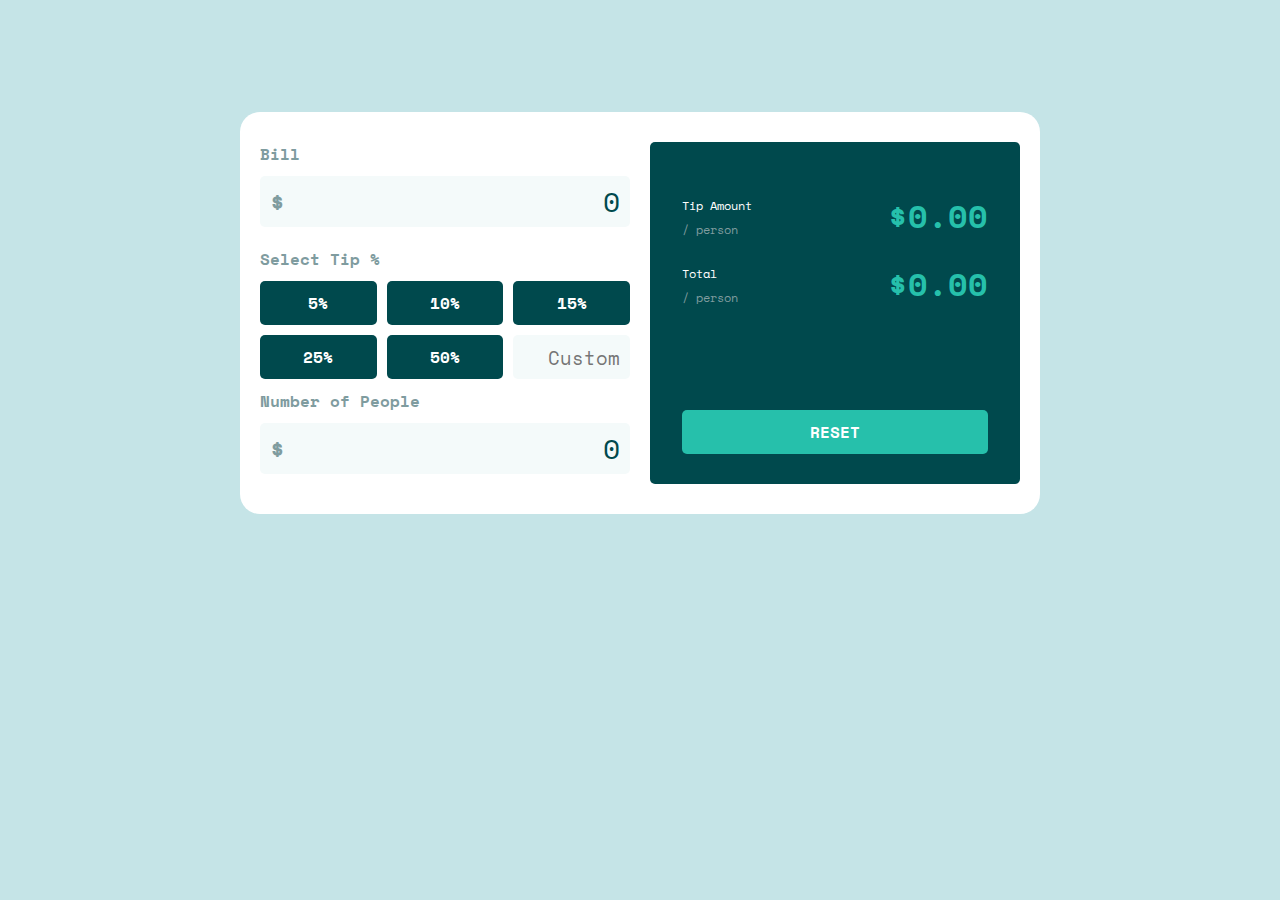
<file: tip-calculator-app-main/index.html>
<!DOCTYPE html>
<html lang="en">
<head>
  <meta charset="UTF-8">
  <meta name="viewport" content="width=device-width, initial-scale=1.0"> <!-- displays site properly based on user's device -->

  <link rel="icon" type="image/png" sizes="32x32" href="./images/favicon-32x32.png">
  <link rel="stylesheet" href="index.css">
  <title>Frontend Mentor | Tip calculator app</title>
  <script src="index.js" defer></script>
  <!-- Feel free to remove these styles or customise in your own stylesheet 👍 -->
  <style>
    .attribution { font-size: 11px; text-align: center; }
    .attribution a { color: hsl(228, 45%, 44%); }
  </style>
</head>
<body>
  <div class="container">
    <span class="title"></span>
    <div class="wrapper">
  <div>
    <span>Bill</span>
    <div class="bill"><span class="icon">$</span><input type="number" aria-label="bill" value="0"></div>
    <div class="d-grid tip_container">
      <span>Select Tip %</span>
      <button tip-value = "5">5%</button>
      <button tip-value = "10">10%</button>
      <button tip-value = "15">15%</button>
      <button tip-value = "25">25%</button>
      <button tip-value = "50">50%</button>
      <input type="number" placeholder="Custom" custom-tip>
    </div>
    <div class="d-flex space-between">
      <span>Number of People</span>
      <span id="error"></span>
    </div>
   
    <div class="personCount"><span class="icon">$</span><input type="number" aria-label="person" value="0" pattern="[0-9]"></div>
  </div>
      <div>
       
      <div class="total_container">
      <div class="total_wrapper">
        <div class="d-flex space-between">
          <div class="label">
            <label for="perPerson">Tip Amount <br><span>/ person</span></label> 
          </div>
          <output id="perPerson"></output>
        </div>
        <div class="d-flex space-between">
          <div class="label">
            <label for="TotalperPerson">Total <br></bbr><span>/ person</span></label>
          </div>
          <output id="TotalperPerson"></output>
        </div>   
      </div>
        <button id="reset" onclick="reset()">Reset</button>
      </div>
      </div>

      </div>
    </div>


     
    
            
            
        </div>

  
  <!-- <div class="attribution">
    Challenge by <a href="https://www.frontendmentor.io?ref=challenge" target="_blank">Frontend Mentor</a>. 
    Coded by <a href="#">Your Name Here</a>.
  </div> -->
</body>
</html>
</file>
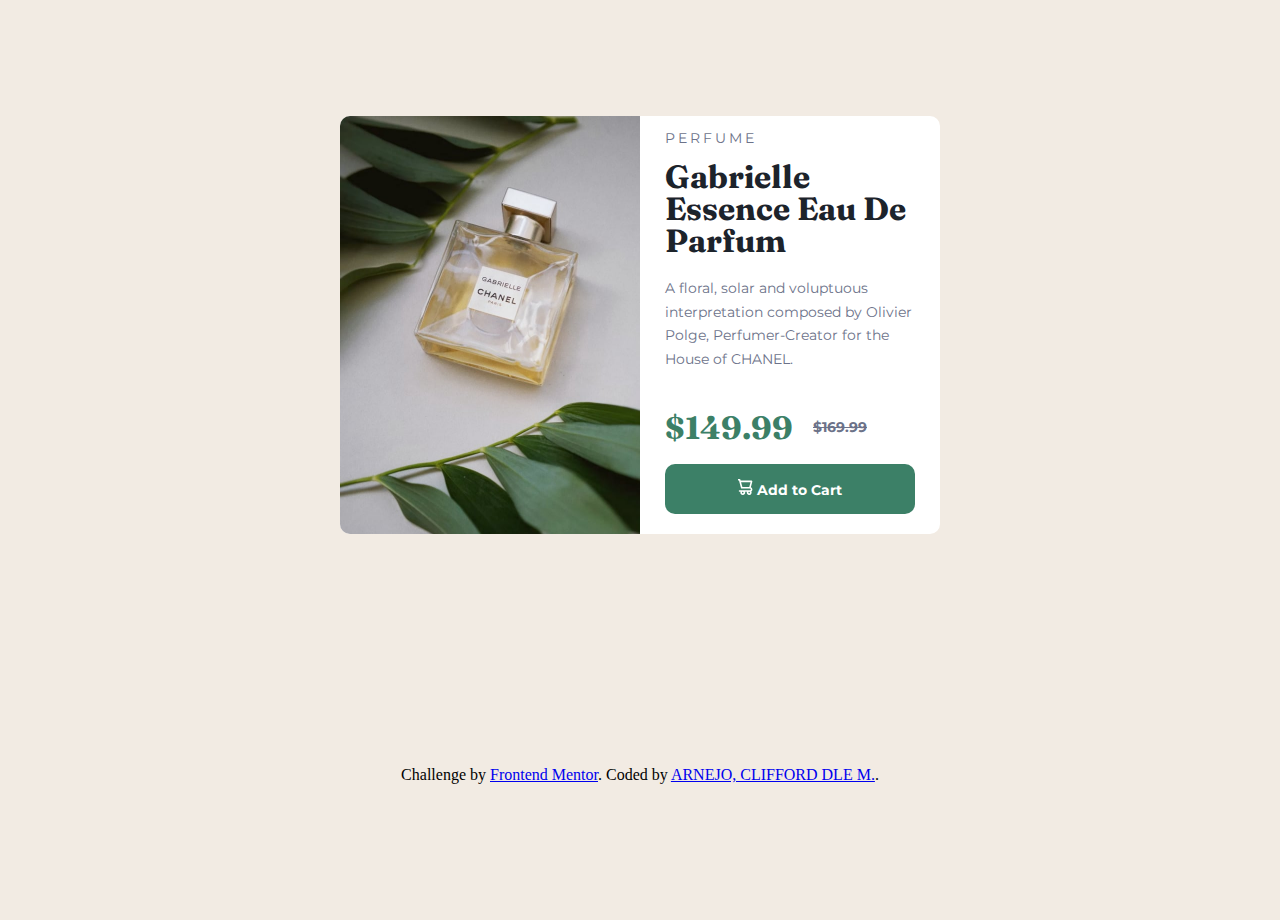
<file: Frontend Mentor exercise/Newbie/product-preview-card-component-main/index.html>
<!DOCTYPE html>
<html lang="en">
<head>
  <meta charset="UTF-8">
  <meta name="viewport" content="width=device-width, initial-scale=1.0"> <!-- displays site properly based on user's device -->  
  <title>Frontend Mentor | Product preview card component</title>
  <link rel="preconnect" href="https://fonts.googleapis.com">
<link rel="preconnect" href="https://fonts.gstatic.com" crossorigin>
<link rel="stylesheet" href="index.css">
<link href="https://fonts.googleapis.com/css2?family=Fraunces:opsz,wght@9..144,500;9..144,700&family=Montserrat:wght@500;700&display=swap" rel="stylesheet">
</head>
<body>

  
  <div class="container">
    <div class="imgContainer"></div>
      <!-- <img src="" alt=""> -->
      <!-- <img src=" alt=""> -->
    <div class="context">

      <span>PERFUME</span>
      <h1>Gabrielle Essence Eau De Parfum</h1>
      <p>
        A floral, solar and voluptuous interpretation composed by Olivier Polge, 
        Perfumer-Creator for the House of CHANEL.
      </p>
      <div class="price-action">
        <h1>
          $149.99
          <del>$169.99</del>
        </h1>
     
        <button>
          <svg width="15" height="16" xmlns="http://www.w3.org/2000/svg"><path d="M14.383 10.388a2.397 2.397 0 0 0-1.518-2.222l1.494-5.593a.8.8 0 0 0-.144-.695.8.8 0 0 0-.631-.28H2.637L2.373.591A.8.8 0 0 0 1.598 0H0v1.598h.983l1.982 7.4a.8.8 0 0 0 .799.59h8.222a.8.8 0 0 1 0 1.599H1.598a.8.8 0 1 0 0 1.598h.943a2.397 2.397 0 1 0 4.507 0h1.885a2.397 2.397 0 1 0 4.331-.376 2.397 2.397 0 0 0 1.12-2.021ZM11.26 7.99H4.395L3.068 3.196h9.477L11.26 7.991Zm-6.465 6.392a.8.8 0 1 1 0-1.598.8.8 0 0 1 0 1.598Zm6.393 0a.8.8 0 1 1 0-1.598.8.8 0 0 1 0 1.598Z" fill="#FFF"/></svg>
           Add to Cart</button>
      </div>
    </div>
    
  </div>
 
  
  <div class="attribution">
    Challenge by <a href="https://www.frontendmentor.io?ref=challenge" target="_blank">Frontend Mentor</a>. 
    Coded by <a href="#">ARNEJO, CLIFFORD DLE M.</a>.
  </div>
</body>
</html>
</file>
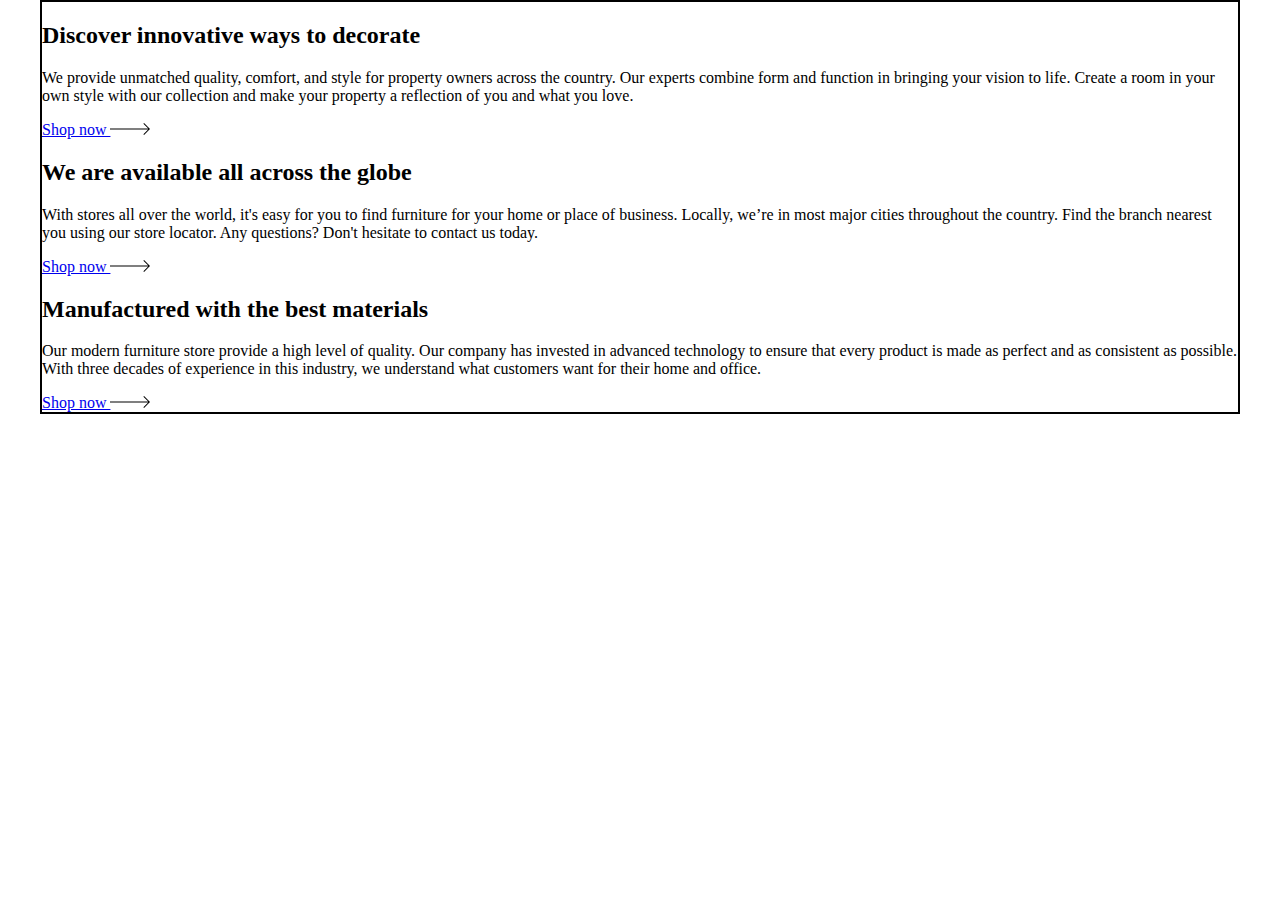
<file: room-homepage-master/carousel.html>
<!DOCTYPE html>
<html lang="en">
<head>
    <meta charset="UTF-8">
    <meta http-equiv="X-UA-Compatible" content="IE=edge">
    <meta name="viewport" content="width=device-width, initial-scale=1.0">
    <title>Document</title>
    <link rel="stylesheet" href="carousel.css">
</head>
<body>
    <section >
        <div class="carousel" data-carousel>
            <ul data-slide>
                <li class="slide" data-active>
                    <h2 class="title">Discover innovative ways to decorate</h2>
                    <p>We provide unmatched quality, comfort, and style for property owners across the country. 
                      Our experts combine form and function in bringing your vision to life. Create a room in your 
                      own style with our collection and make your property a reflection of you and what you love.</p>
                    <a href="#">Shop now
                      <svg width="40" height="12" xmlns="http://www.w3.org/2000/svg"><path d="M34.05 0l5.481 5.527h.008v.008L40 6l-.461.465v.063l-.062-.001L34.049 12l-.662-.668 4.765-4.805H0v-1h38.206l-4.82-4.86L34.05 0z" fill="#000" fill-rule="nonzero"/></svg>
                    </a>
                  </li>
                  <li class="slide">
                    <h2 class="title">We are available all across the globe</h2>
                    <p>With stores all over the world, it's easy for you to find furniture for your home or place of business. 
                      Locally, we’re in most major cities throughout the country. Find the branch nearest you using our 
                      store locator. Any questions? Don't hesitate to contact us today.</p>
                    <a href="#">Shop now
                      <svg width="40" height="12" xmlns="http://www.w3.org/2000/svg"><path d="M34.05 0l5.481 5.527h.008v.008L40 6l-.461.465v.063l-.062-.001L34.049 12l-.662-.668 4.765-4.805H0v-1h38.206l-4.82-4.86L34.05 0z" fill="#000" fill-rule="nonzero"/></svg>
                    </a>
                  </li class="slide">
                  <li>
                    <h2 class="title">Manufactured with the best materials</h2>
                    <p>Our modern furniture store provide a high level of quality. Our company has invested in advanced technology 
                      to ensure that every product is made as perfect and as consistent as possible. With three decades of 
                      experience in this industry, we understand what customers want for their home and office.</p>
                    <a href="#">Shop now
                      <svg width="40" height="12" xmlns="http://www.w3.org/2000/svg"><path d="M34.05 0l5.481 5.527h.008v.008L40 6l-.461.465v.063l-.062-.001L34.049 12l-.662-.668 4.765-4.805H0v-1h38.206l-4.82-4.86L34.05 0z" fill="#000" fill-rule="nonzero"/></svg>
                    </a>
            </ul>
        </div>
    </section>
</body>
</html>
</file>
<file: blogr-landing-page-main/index.css>
:root{

    --clr-primary-300:hsl(355, 100%, 74%);
    --clr-primary-350:hsl(356, 100%, 66%);
    --clr-primary-400:hsl(208, 49%, 24%);

    --clr-Neutral-100:hsl(0, 0%, 100%); /*TEXT*/
    --clr-Neutral-200:hsl(240, 7%, 94%); /*FOOTER TEXT*/
    --clr-Neutral-250:hsl(207, 13%, 34%); /*BODY COPY*/
    --clr-Neutral-450:hsl(240, 10%, 16%); /*FOOTER BACKGROUND COPY*/


    --clr-Bg-Gradient-300:hsl(13, 100%, 72%); /*INTRO/CTA BACKGROUND COPY*/
    --clr-Bg-Gradient-350:hsl(353, 100%, 62%); /*INTRO/CTA BACKGROUND COPY*/
    --clr-Bg-Gradient-550:hsl(237, 23%, 32%); /*BODY BACKGROUND COPY*/
    --clr-Bg-Gradient-600:hsl(237, 17%, 21%); /*BODY BACKGROUND COPY*/
   
    --fs-default: 1rem;
    --fs-header: 1.5rem;

    --ff-primary:'Overpass', sans-serif;
    --ff-secondary:'Ubuntu', sans-serif;

    --fw-regular:300;
    --fw-semi-bold:400;
    --fw-bold:500;
    --fw-bolder:700;

    --clr-header: var(--clr-primary-400);
    --clr-paragraph: var(--clr-Neutral-250);
    --clr-text-btn1: var(--clr-primary-350);

    --clr-text-white: var(--clr-Neutral-100);
    --clr-bg-btn1: var(--clr-Neutral-100);
    --clr-bg-nav: var(--clr-Neutral-100);
    --clr-text-nav: var(--clr-Neutral-250);

}

/* ------------------- */
/* Reset               */
/* ------------------- */

/* https://piccalil.li/blog/a-modern-css-reset/ */

/* Box sizing */
*,
*::before,
*::after {
    box-sizing: border-box;
}

/* *,html{
    border:1px solid lime;
} */

/* Reset margins */
body,
h1,
h2,
h3,
h4,
h5,
p,
figure,
picture {
    margin: 0; 
}

/* set up the body */
body {
    position: relative;
    line-height: 1.5;
    min-height: 100vh;
    font-size: var(--fs-default);
}

/* make images easier to work with */
img{
    max-width: 100%;
    display: block;
}

/* make form elements easier to work with */
input,
button,
textarea,
select {
    font: inherit;
}

/* remove animations for people who've turned them off */
@media (prefers-reduced-motion: reduce) {  
  *,
  *::before,
  *::after {
    animation-duration: 0.01ms !important;
    animation-iteration-count: 1 !important;
    transition-duration: 0.01ms !important;
    scroll-behavior: auto !important;
  }
}


/* ------------------- */
/* Utility classes     */
/* ------------------- */

.flex {
    display: flex;
    gap: var(--gap, 1rem);
}

.grid {
    display: grid;
    gap: var(--gap, 1rem);
}

section{
    width: 100%;
    text-align: center;
    margin-inline: auto;
    max-width: 80rem;
}
.sr-only {
  position: absolute;
  width: 1px;
  height: 1px;
  padding: 0;
  margin: -1px;
  overflow: hidden;
  clip: rect(0, 0, 0, 0);
  white-space: nowrap; /* added line */
  border: 0;
}

.sectionOne,.sectionThree{
    max-width: 100%;
}
article{
    padding: 1.5rem;
}
header{
    font-size:var(--fs-header);
    font-weight: var(--fw-bolder);
    color:var(--clr-header);
    font-family: var(--ff-primary);
    margin: 40px 0;
    padding: 0 1.5rem;
}

p{
    color: var(--clr-paragraph);
    font-size: var(--fs-default);
    font-family: var(--ff-primary);
    line-height: 1.6;
}
button{
    border-radius: 100px;
    border-style: none;
    background: transparent;
    font-family: var(--ff-secondary);
    font-size: var(--fs-default);
    font-weight: var(--fw-bold);
    margin: 6px 20px;
    color: var(--clr-Bg-Gradient-550);
}
.logo
,.hamburger
,button{
    cursor: pointer;
}

.imgContainer{
    position: relative;
    display: grid;
    place-items: center;
    width: 100%;
    height: auto;
    margin-top: 30px;
}

/* .imgContainer img{
    width: 100%;
    height: auto;
} */
.imgContainer.mobile{
    position: relative;
    transform: translateY(40%);
    z-index: 1;
}

.sectionThree article > *{
    /* margin: 0; */
    color: var(--clr-Neutral-100);
}
.sectionThree{
    position: relative;
    background: var(--clr-Bg-Gradient-600);
    border-radius:  0  120px 0 120px;
    padding: 15em 0 5em 0;
    overflow: hidden;
}
 .bg-pattern{
   position:absolute;
    border:1px solid lime;
}

.sectionThree article{
    padding: 0 2.5em;
}
.sectionThree article header{
    font-size: 2rem;
}
/* ------------------- */
/* NAV POP-UP          */
/* ------------------- */

nav{
    position: absolute;
    /* grid-template-columns: 1fr auto; */
    padding: 1.5em;
    align-items: center;
    justify-content: space-between;
    min-width: 100%;
    margin: 1.5em auto;
}
.listContainer{
    /* display: grid; */
    display: none;
    place-items: center;
    position: absolute;
    padding: 0 2em;
    width: 100%;
    height: 100%;
    left: 0;
    top: 100%;
    text-align: center;
    z-index: 99;
}
.listContainer .nav-container{
    display: grid;
    /* place-items: center; */
    width: 300px;
    padding: 20px;
    border-radius: 5px;
    background: var(--clr-Neutral-100);
    box-shadow: 0 10px 5px 0 rgba(0,0,0,.4);
}
.listContainer .nav-container hr{
    margin: 20px 0;
    border: 1px solid var(--clr-Neutral-200);
}
.listContainer .nav-container button{
    padding: 10px 30px;
    border-radius: 100px;
}
.nav-container button.nav-btn{
    background: var(--clr-Bg-Gradient-350);
    color:var(--clr-text-white);
    font-weight: var(--fw-bolder);
}
.listContainer .nav-container header{
    width: max-content;
    display: flex;
    justify-content: center;
    align-items: center;
    margin: 10px auto;
    font-size: 18px;
    font-family: var(--ff-secondary);
    font-weight: var(--fw-bold);
    cursor: pointer;
}
.nav-container header img{
    position: absolute;
    height: 8px;
    margin-inline: 10px;
}

.listContainer .nav-container .nav-item {
    border-radius: 5px;
    background:var(--clr-Neutral-200) ;
}
.listContainer .nav-container .nav-item > *{
    display: block;
    position: relative;
    text-decoration: none;
    font-family: var(--ff-secondary);
    color: var(--clr-text-nav);
    font-weight: var(--fw-bold);
}
.listContainer .nav-container .nav-item a{
    padding: 10px 0;
}
.listContainer .nav-container .nav-item a:hover{
    color: var(--clr-primary-300);
}

/* ------------------- */
/* SECTION STYLE     */
/* ------------------- */

.sectionOne{
    /* position: relative; */
    display: grid;
    place-items: center;
    background: var(--clr-primary-350);
    color: var(--clr-Neutral-100);
    text-align: center;
    font-family: var(--ff-primary);
    overflow: hidden;
    border-bottom-left-radius: 100px;
}
.sectionOne hgroup{
    font-size: 1.4em;
    margin: 10em auto 5em auto;
}
.sectionOne h4{
    font-weight: var(--fw-regular);
    padding:10px;
    font-size: var(--fs-default);
}

.sectionOne button{
    border: 1px solid var(--clr-Neutral-100);
    color: var(--clr-text-white);
    padding: 10px 20px;
    margin: 3em 5px;   
}

.sectionOne .btn-1{
    background: var(--clr-bg-btn1);
    color: var(--clr-text-btn1);
}


/* ------------------- */
/* FOOTER              */
/* ------------------- */

footer{
    background: var(--clr-Neutral-450);
    place-items: center;
    text-align: center;
    padding: 4em 0;
    border-top-right-radius: 100px;
}

footer .ft-item{
    display: flex;
    /* flex-direction: column; */
    flex-wrap: wrap;
 
}
footer .ft-item > *{
    position: relative;
    width: 100%;

}

footer a, footer header{
    color: var(--clr-Neutral-200);
    font-family: var(--ff-primary);
}
footer header{
    font-size: 1.187rem;
    margin: 20px 0;
}
footer a{
    position: relative;
    display: block;
    margin:10px 0;
    text-decoration: none;
}
.desktop{
    display: none;
}

@media screen and (min-width:800px) {
    .grid{
        grid-template-columns: 1fr 1fr;
    }

    /* .desktop{
        display: flex;
        z-index: 2;
    }
    .mobile{
        display: none;
    }
     */
     footer{
        justify-self: start;
        grid-template-columns: auto 1fr;
     }
     footer .ft-item{
        display: grid;
        grid-template-columns: repeat(3,1fr);
     }
}
</file>
<file: ecommerce-product-page-main/index.css>
:root{
    --clr-primary-300:hsl(26, 100%, 55%);
    --clr-primary-250:hsl(25, 100%, 94%);

    --clr-neutral-100:hsl(0, 0%, 100%);
    --clr-neutral-200:hsl(223, 64%, 98%);
    --clr-neutral-300:hsl(220, 14%, 75%);
    --clr-neutral-400:hsl(219, 9%, 45%);
    --clr-neutral-900:hsl(0, 0%, 0%);

    --bg-overlay: var(--clr-neutral-900);

    --fs-primary: 1em;

    --fw-regular:400;
    --fw-bold: 700;


}

html,*::after,*::before{

    padding:0;
    margin: 0;
}

*{
    margin: 0;
    font:inherit;
    /* outline: 1px solid lime; */
}

body{
    /* height: 100vh; */
    position: relative;
    font-family: 'Kumbh Sans';
    margin: 0;
    z-index: 99;
    line-height: 1.2;

}

nav{
 
    display: grid;
    place-items: center;
    grid-template-columns: max-content auto max-content minmax(20px,70px);
    background: var(--clr-neutral-100);
    max-width: 100%;
    padding: 20px 10px;
    z-index: 2;
}
nav img{
    width: 50%;
    height: 100%;
}
nav .cart{
    justify-self: right;
}
.cart-container{
    position: relative;
    max-width: max-content;
}

.cart-container span{
    position: absolute;
    top: -5px;
    right: -10px;
    padding: 2px 6px;
    border-radius: 10px;
    background: var(--clr-primary-300);
    color: var(--clr-neutral-100);
    font-size: 10px;
}

nav .logo{
    justify-self: left;
    align-self: end;
}
nav .hamburger{
    align-self: end;
    margin: 0 10px;
}

.overlay,ul{
    display: none;
    position: absolute;
    top: 0;
    left:0;
}
.overlay{
    width: 100%;
    height: 100vh;
    background: rgba(0,0,0,.7);
    z-index: 99;
}




ul{
    z-index: 100;
    width: 60%;
    height: 100%;
    justify-self: left;
    background: var(--clr-neutral-100);
}
ul li{
    position: relative;
    list-style-type: none;
    margin: 20px 0;
    padding: 5px 0;
    
}
ul li.close{
    margin-bottom: 20px 0;
}
li a{
    text-decoration: none;
    color:var(--clr-neutral-900);
    font-weight: var(--fw-bold);
}

.img-container{
    position: relative;
    max-width: 100%;
}

.img-container img{
    width: 100%;
    height: 30%;
}
.img-container .btn,.lightbox .btn{
    position: absolute;
    border-radius: 50%;
    background: var(--clr-neutral-100);
    padding: 15px;
    fill: 69707D;
}

.img-container .btn,.lightbox .btn{
    top:50%;
    
}
.img-container .btn.next{
    right: 10px;
}
.img-container .btn.btn.previous{
    left: 10px;
}
.thumbnail-container{
    display: none;
    position: relative;
    width: 100%;
}


.cartItem{
    /* display: none; */
    position: fixed;
    max-width:100%;
    height: 250px;
    background: var(--clr-neutral-100);
    font-size: var(--fs-primary);
    top: 220px;
    left: 50%;
    transform: translate(-50%,-50%);
    border-radius: 10px;
    padding: 20px;
    z-index: 98;
    overflow: hidden;
}
.cartItem > *{
    margin: 10px 0;
}

.cartItem .item{
    display: flex;
    align-items: center;
    justify-content: center;
    height: 100%;
    color: var(--clr-neutral-300);
}

/*Body*/
.context{
    position: relative;
    max-width: 100%;
    padding: 20px;
}

.context > *{
    padding: 10px 0;
}
span{
    color: var(--clr-primary-300);
    letter-spacing: 1.5px;
    text-transform: uppercase;
    font-size: 14px;
}
span,h1,del,button{
    font-weight: var(--fw-bold);
}

h1{
    display: flex;
    align-items: center;
    font-size: 1.7em;
    font-weight: var(--fw-bold);
}
h1 span{
    margin: 0 10px;
    padding: 5px;
    background: var(--clr-primary-250)
}
del{
    color:var(--clr-neutral-300);
}
p{
    line-height: 1.4;
    color:var(--clr-neutral-400);
}
.price{
    display: flex;
    align-items: center;
    justify-content: space-between;
    width:100%;
}

.counterContainer
{
    max-width: 100%;
    height: max-content;
    position: relative;
    padding: 20px;
  
}
.counterContainer h1
{
    display: block;
    position: relative;
    text-align: center;
    font-size: var(--fs-primary);
}
.counterContainer, 
.addCart{
    position: relative;
    background: var(--clr-neutral-200);
    margin: 5px 0;
}

.counterContainer button{
    background: transparent;
    border-style: none;
}

.counter{
    position: absolute;
    top: 50%;
    transform: translateY(-50%);
    z-index: 1;
}
.counter.plus{
    right: 1rem;
}
.counter.minus{
    left: 1rem;
}

.addCart{
    border-style: none;
    border-radius: 10px;
    color: var(--clr-neutral-100);
    background: var(--clr-primary-300);
    width: 100%;
}

/*mouse hover*/

.counter,
.addCart:hover,
.avatar,.thumbnail,
.cart-container,
.hamburger,
.close{
    cursor: pointer;
}

svg.btn:hover{
    background: var(--clr-primary-250);
}

.avatar:hover{
    border-radius: 50%;
    outline: 1px solid var(--clr-primary-300);
}

li a:hover{
    color: var(--clr-primary-300);
}

@media screen and (min-width: 800px) {
    body{
        display: grid;
        place-items: center;
    }
   
    nav{
        position: sticky;
        position: -webkit-sticky;
        top:0;
        place-items: center;
        grid-template-columns: max-content auto 50px minmax(20px,70px);
        border-bottom: 2px solid var(--clr-neutral-300);
        width: 80%;
    }
    nav .hamburger{
        display: none;
    }
    nav .logo{
        align-self: center;
    }

    nav img{
    width: 50%;
    height: 60%;
    }

    ul{
        display: flex;
        position: relative;
        justify-self: left;
        align-self: end;
        margin: 0;
    }

    ul li.close{
        /* display: none; */
        visibility: hidden;
        order: 5;
    }
    ul li{
        padding: 0 10px;
    }
    ul li a{
        font-weight: var(--fw-regular);
    }
    
    .grid-container{
        display: grid;
        position: relative;
        place-items: center;
        grid-template-columns: 1fr 1fr;
        margin-top: 20px;
        max-width: 65%;
        padding: 0 2em;
        column-gap: 2em;
        /* border:2px solid black; */

    }
    .img-container{
        display: grid;
        grid-template-columns: 1fr 1fr;
        place-items: center;
        /* max-width: 700px; */
        height: 100%;
        row-gap: 20px;
     
    }
  
    .img-container .btn{
        display: none;
    }

    .img-container .activeImg{
        grid-column: 1/ span 2;
        height: 100%;
        border-radius: 20px;
    }
    .img-container .activeImg:hover{
        cursor: zoom-in;
    }

    .thumbnail-container{

        display: grid;
        place-items: center;
        grid-template-columns: repeat(4,1fr);
        max-width:100%;
        height: 50px;
        grid-column: span 2;

    } 
   .thumbnail{
        display: flex;
        position: relative;
        width: 50%;
        height: 100%;
        background: var(--clr-neutral-300);
        justify-content: center;
        align-items: center;
    }

    .thumbnail img{
        width: 100%;
        height: 100%;
    }
    .img-container .thumbnail.selected{
        border: 2px solid var(--clr-primary-300);
    }
    .context {
        position: relative;
        /* border:3px solid black; */
    }
    .lightbox-container{
        position: relative;
        padding: 10px;
        /* border: 2px solid lime;     */
        max-width: 100%;
    }
    .lightbox .activeImg{
        width:400px;
        padding: 10px;
        border-radius: 20px;
    }
    .lightbox .btn.next{
        right: 0px;
    }
    .lightbox .btn.previous{
        left: 0px;
    }
}
</file>
<file: nft-preview-card-component-main/index.css>
:root{
    --clr-primary-150:hsl(178, 100%, 50%);
    --clr-primary-200:hsl(215, 51%, 70%);
    
    --clr-neutral-100:hsl(0, 0%, 100%);
    --clr-neutral-200:hsl(215, 32%, 27%);
    --clr-neutral-230:hsl(216, 50%, 16%);
    --clr-neutral-250:hsl(217, 54%, 11%);

    --fw-bold: 300;
    --fw-semi-bold: 400;
    --fw-bolder: 600;

    --ff-primary:'Outfit', sans-serif;
}
*,
*::before,
*::after{
    box-sizing: border-box;
}
html{
    padding: 0;
    margin: 0;
}

body{
    display: grid;
    place-items: center;
    padding-inline: 2em;
    margin-inline: auto;
    max-width: 90rem;
    background: var(--clr-neutral-250);
    min-height: 100vh;
    line-height: 1.7;
}

h2,
span,
p{
    font-size: inherit;
    margin: 10px 0;
    font-family: var(--ff-primary);
    font-size: 18px;  
}
h2{
    font-size: 1.5rem;
    color: var(--clr-neutral-100);
}

img{
    max-width: 100%;
    display: block;
}

/* ------------------- */
/* Utility classes     */
/* ------------------- */

.flex{
    display: flex;
    align-items: center;
    flex-wrap: wrap;
}
.flex.price{
    justify-content: space-between;
}

.m-inline-s{margin-inline: 5px;}
.m-inline-m{margin-inline: 10px;}
.m-inline-l{margin-inline: 15px;}

.fs-default{font-size: 18px;}
.fs-sm{font-size: 16px;}

.fw-regular{font-weight: var(--fw-bold);}
.fw-bold{font-weight: var(--fw-semi-bold);}
.fw-bolder{font-weight: var(--fw-bolder);}



.font-lighter{
    color: var(--clr-primary-150);
}
.font-white{
    color: var(--clr-neutral-100);
}
.font-light{
    color: var(--clr-primary-200);
}

.card {
    padding:2em;
    border-radius: 20px;
    max-width: 400px;
    background: var(--clr-neutral-230);
}

.card .subject{
  position: relative;
  border-radius: 10px;
  margin-bottom: 20px;
}
.imgContainer{
    position: relative;
    cursor: pointer;
}
.imgContainer::after{
    content: "";
    position: absolute;
    top: 0;
    left: 0;
    width: 100%;
    height: 100%;
    border-radius: 10px;
    background: var(--clr-primary-150);
    opacity: 0;
    z-index: 2;
}
.imgContainer:hover.imgContainer::after{
    opacity: .5 ;
}
.imgContainer:hover .view{
    display: flex;
}

.view{
    position: absolute;
    z-index: 3;
    top:50%;
    left: 50%;
    transform: translate(-50%,-50%);
    display: none;
}
.owner:hover{
    cursor: pointer;
    color:var(--clr-primary-150);
}
.avatar{
    border: 1px solid var(--clr-neutral-100);
    border-radius: 100%;
    width: 40px;
    height: 40px;

}

hr{
    border: .5px solid var(--clr-neutral-200);
    background:var(--clr-neutral-200);
}
</file>
<file: room-homepage-master/index.css>
:root{
    --clr-primary-900: black;
    --clr-primary-800: hsl(0, 0%, 63%);
    --clr-primary-850: hsl(0, 0%, 27%);
    --clr-primary-100: hsl(0, 0%, 100%);

        --fs-body: .75em;
        --fs-title: 2.5em;
        --fs-subtitle: 1.3em;
        --fs-navlink: 1.3em;
        --fs-link: 1.5em;

    --ff-primary: 'League Spartan', sans-serif;

    --fw-m: 500;
    --fw-sb: 600;
    --fw-b: 700;
    
    --fw-title: var(--fw-b);
    --fw-subtitle:var(--fw-b);
    --fw-paragraph: var(--fw-m);
    --fw-link:var(--fw-sm);
    
}

@media screen and (min-width: 800px) {
    :root{
    --fs-body: 1em;
    --fs-title: 3em;
    --fs-subtitle: 1em;
    --fs-link: 1em;

       
    --fw-title: var(--fw-b);
    --fw-subtitle:var(--fw-b);
    --fw-paragraph: var(--fw-m);
    --fw-link:var(--fw-sm);
    }

    body{
        display: flex;
        position: relative;
        justify-content: center;
        align-items: center;
    }
    nav{
        position: relative;
    }
    nav .hamburger{
        display: none;
    }
    nav ul{
        display: flex;
        position: relative;
        background: transparent;
    }
    nav ul li{
        margin: 20px;
    }
    nav ul li::after{
        content: "";
        position: absolute;
        bottom: 0;
        left: 0;
        height: 2px;
        width: 100%;
        background: var(--clr-primary-900);

    }

    nav ul li a{
        color: var(--clr-primary-100);
    }
    nav ul .close{
        display: none;
        visibility: none;
    }
    

    .grid-container{
        display: grid;
        /* position: relative; */
        /* border: 2px solid lime; */
        place-items: center;
        width: 100%;
        height: 100%;
        grid-template-columns: repeat(10,1fr);
    }
    .img-container{
        grid-column: 1/7;
    }

    .grid-container > * {
    justify-self: center;
    align-self: stretch;
    margin: 0;
    padding: 0;
    }
    .container{
        padding: 10em;
        align-self: stretch;
        width: 100%;
    }
    .title-context{
        grid-column: 7/11;
    }
    .subtitle-context{
        grid-column: 4/8;
    }
    .subtitle-context p{
        padding: 0;
    }
    .independent-image.img1{
        grid-column: 1/4;
    }
    .independent-image.img2{
        grid-column: 8/11;
    }

    .splide__slide img {
        width: 100%;
        height: auto;
      }
      .img-container .btns{
        transform: translateX(100%);
    }
}
*,
*::after,
*::before,
html{
    font:inherit;
    box-sizing: border-box;
    padding: 0;
    margin: 0;
}

body{
    position: relative;
    font-family: var(--ff-primary);
    font-size: var(--fs-body);
    /* background: var(--clr-primary-900); */
}
.overlay{
    display: none;
    position: absolute;
    width: 100%;
    height: 100%;
    top: 0;
    left: 0;
    background: rgba(0,0,0,.5);
    z-index: 99;
}
nav{
    position: absolute;
    display: grid;
    grid-template-columns: max-content 1fr;
    place-items: center;
    width: 100%;
    z-index: 98;
    top: 0;
    left: 0;
    padding: 30px 20px;
}
nav .hamburger:hover{
    cursor: pointer;
}


nav ul{
    display: none;
    align-items: center;
    position: absolute;
    top: 0;
    left: 0;
    align-self: start;
    padding: 20px;
    background: var(--clr-primary-100);
    z-index: 200;
    width: 100%;
}
nav ul li{
    position: relative;
    margin: 10px;
    max-width: 100%;
   list-style-type: none;
   font-size: var(--fs-navlink);
   font-weight: var(--fw-link); 
   
}
nav li a{
    padding: 5px;
    text-transform: lowercase;
   
}

a{
    text-decoration: none;
     color: var(--clr-primary-900);
}

.img-container{
    position: relative;
    margin: 0;
    padding: 0;
    width: 100%;
    min-height: 350px;
}

 .carousel > ul[data-slides]{
    margin: 0;
    padding: 0;
    list-style: none;
}

.slide{
    position: absolute;
    inset: 0;
    opacity: 0;
    transition: 200ms opacity ease-in-out;
    transition-delay: 200ms;
}

.slide[data-active] {
    opacity: 1;
    z-index: 1;
    transition-delay: 0ms;
  }


.slide > img{
  display: block;
  width: 100%;
  height: 100%;
  object-fit: fill;
  object-position: center;
}


.img-container .btns{
    display: flex;
    position: absolute;
    align-items: center;
    right: 0;
    bottom: 0;
    z-index: 22;
}
.btns button{
    padding: 0;
    border-style: none;
    margin: 0;
    display: flex;
}

.btns svg{
    height: auto;
    width: 100%;
    padding: max(15px);
    margin: 0;
    background-color: var(--clr-primary-900);
}
.btns button:hover svg
{
    cursor: pointer;
    background: var(--clr-primary-850);
}

.container{
    padding: 5em;
}
.container p{
    padding: 20px 0;
    line-height: 1.7;
    color: var(--clr-primary-800);
    font-weight: var(--fw-paragraph);

}
.container .title{
    padding:10px 0;
    font-size: var(--fs-title);
    font-weight: var(--fw-title);
}
.container a{
    font-weight: var(--fs-link);
    font-size: var(--fs-link);
    text-decoration: none;
    margin: 3em 0;
    letter-spacing: 10px;
    text-transform: uppercase;
    
}
.container .subtitle{
    text-transform:uppercase;
    letter-spacing: 2px;
    padding:10px 0;
    font-size: var(--fs-subtitle);
    font-weight: var(--fw-subtitle);
}
.independent-image{
    width: 100%;
}
</file>
<file: tip-calculator-app-main/index.css>
@import url('https://fonts.googleapis.com/css2?family=Space+Mono:wght@700&display=swap');
:root{
    --clr-primary: hsl(172, 67%, 45%);

    --clr-neutral-100: hsl(0, 0%, 100%);
    --clr-neutral-200: hsl(189, 41%, 97%);
    --clr-neutral-300: hsl(185, 41%, 84%);
    --clr-neutral-400: hsl(184, 14%, 56%);
    --clr-neutral-500: hsl(186, 14%, 43%);
    --clr-neutral-600: hsl(183, 100%, 15%);
    
    --fs-text: 1rem;
    --fs-number: 28px;
    --fs-total: clamp(1.2rem, 2vw + 1rem , 2rem)
}

*,
*::after,
*::before{
    box-sizing: border-box;
    padding: 0;
    margin: 0;
}

h1,
span,
button
{
    font:inherit;
}
body{
    font-family: 'Space Mono', monospace;
    font-weight: 700;
    font-size: var(--fs-text);
    background: var(--clr-neutral-300);
}

input{
    font-family: 'Space Mono', monospace;
    padding: 5px 10px;
    width: 100%;
    text-align: right;
    outline: none;
    font-size: var(--fs-number);
    border-style: none;
    background: var(--clr-neutral-200);
    max-width: 100%;
    color: var(--clr-neutral-600);
    margin: 10px 0;
    border-radius: 5px;
    cursor: pointer;
}
input::-webkit-outer-spin-button,
input::-webkit-inner-spin-button {
  -webkit-appearance: none;
  margin: 0;
}

input[type=number] {
    -moz-appearance: textfield;
  }
input:focus{
   outline:2px solid var(--clr-primary);
   border: none;
   
}
input[error]:focus{
    border: none;
}
input[error]{
    border:2px solid red;
}
button{
    border-style: none;
    cursor: pointer;
    padding: 10px;
}
span{
    color:var(--clr-neutral-400);

}

.container{
    margin-inline: auto ;
    padding: 2em;
    max-width: 80rem;
    min-height: 100vh;
}

.wrapper{
    position: relative;
    padding: 20px;
    border-radius: 20px;
    background: var(--clr-neutral-100);
    margin: 5em auto;
    max-width: 400px;
}
.wrapper > *{
    margin: 10px 0;
}

.total_container,
button{
    background: var(--clr-neutral-600);
    border-radius: 5px;
    color: var(--clr-neutral-100);
 
}
.bill,
.personCount{
    position: relative;
    
    margin: 0;
    padding: 0;
}
.icon{
    position: absolute;
    top: 50%;
    transform: translateY(-50%);
    left: 10px;
    font-size: 1.5rem;

    
}
/* --------------------------- */
/* UTILITY STYLE                */
/* --------------------------- */

.d-grid{
    display: grid;
    gap: 10px;
}
.d-flex{
    display: flex;
    gap: 10px;
}
.space-between
{
    justify-content: space-between;
}

/* --------------------------- */
/* MAIN STYLE                  */
/* --------------------------- */

.tip_container{
    position: relative;
    grid-template-columns: repeat(2,minmax(100px,500px));
    max-width: 1200px;
    place-content: center;
    margin: 10px 0;
}
.tip_container span{
    grid-column: 2 span;
}
.tip_container input{
    margin: 0;
    padding-inline: 10px;
    font-size: 1.2rem;
}
.tip_container button{
    width: 100%;
    position: relative;
}
.tip_container button:hover{
    background: var(--clr-neutral-300);
    color: var(--clr-neutral-600);
}
.tip_container button[data-active = "true"]{
    background: var(--clr-neutral-300);
    color: var(--clr-neutral-600);
}
.total_container{
    padding: 20px 2rem;
   
}
.total_wrapper > *{
    margin: 20px 0;
}
.total_container > *{
    margin: 10px 0;
}
label{
    font-size: 12px;
    font-weight:lighter;
}
#reset{
    background: var(--clr-primary);
    width: 100%;
    text-transform: uppercase;
}
#reset:hover{
    background: var(--clr-neutral-300);
    color: var(--clr-neutral-600);

}
output{color: var(--clr-primary);font-size: var(--fs-total);}
#error{
    color: red;
}
@media only screen and (min-width: 800px) {
    .wrapper{
        display: grid;
        grid-template-columns: 1fr 1fr;
        column-gap: 20px;
        max-width: 800px
    }
    .tip_container span{
        grid-column: 3 span;
    }
    .tip_container{
        grid-template-columns: repeat(3,1fr);
    }
    .total_container{
        display: flex;
        height: 100%;
        flex-direction: column;
        justify-content: space-between;
    }
}
</file>
<file: Frontend Mentor exercise/Newbie/product-preview-card-component-main/index.css>
:root{
    --clr-primary-500:hsl(158, 36%, 37%);
    --clr-primary-300:hsl(30, 38%, 92%);

    --clr-neutral-700:hsl(212, 21%, 14%);
    --clr-neutral-500:hsl(228, 12%, 48%);
    --clr-neutral-100:hsl(0, 0%, 100%);

    --fs-primary: 1em;
    --fs-paragraph: 14px;
    --fw-primary:500;
    --fw-secondary:700;

    --fw-body: var(--fw-primary);

    --ff-500: var(--fw-primary);
    --ff-700: var(--fw-secondary);

    --ff-h1: 'Fraunces', serif;
    --ff-p: 'Montserrat', sans-serif;
}



html,
body{
    font:inherit;
}

*{
    margin: 0;
}

body{

    display: grid;
    position: relative;
    place-items: center;
    height: 100vh;
    padding: 10px;
    margin: 0 auto;
    background-color: var(--clr-primary-300);

}
.imgContainer{

    background-image: url('images/image-product-mobile.jpg');
    background-size: cover;
    background-position: center;
    background-repeat: no-repeat;
    width: 100%;
    height: 280px;

}

h1,h4{
    font-family: var(--ff-h1);
}
h1{
    display: flex;
    align-items: center;
    line-height: 1;
    font-weight: var(--fw-secondary);
    color: var(--clr-neutral-700);
}
.container{
    position: relative;
    max-width: 370px;
    border-radius: 10px;
    overflow: hidden;
    background-color: var(--clr-neutral-100);
    line-height: 1.5;

}
.context, .context > *,.price-action{
    padding: 10px 15px;
    text-align: start;
}
span{
    letter-spacing: 3px;
}
p,span,del,button{
    font-family: var(--ff-p);
    font-size: var(--fs-paragraph);
}
p,span,del{
    color: var(--clr-neutral-500);
    line-height: 1.7;
}

.price-action h1{
    padding: 20px 0;
    color: var(--clr-primary-500);
}

del{
    font-size: var(--fs-paragraph);
    margin-left: 20px;
}
button {
    border-radius: 10px;
    color: var(--clr-neutral-100);
    background: var(--clr-primary-500);
    border-style: none;
    width: 100%;
    padding: 15px;
    font-weight: var(--fw-secondary);
}
.attribution{
    padding: 20px;
    text-align: center;
}

@media screen and (min-width: 50em){
    .container{
        display: grid;
        grid-template-columns: 1fr 1fr;
        place-items: center;
        max-width: 600px;
    }
    .imgContainer{
        background-image: url('images/image-product-desktop.jpg');
        width: 100%;
        height: 100%;
    }
    .context{
        padding: 10px;
    }
}
</file>
<file: room-homepage-master/carousel.css>
*, *::before, *::after {
    box-sizing: border-box;
  }
  
  body {
    display: flex;
    justify-content: center;
    align-items: center;
    margin: 0 auto;

  }

  .carousel{
    border:2px solid black;
  
    position: relative;
    width: 1200px;
    height: auto;
}
  
  .carousel > ul {
    display: inline-block;
    margin: 0;
    padding: 0;
    list-style: none;
  }
</file>
